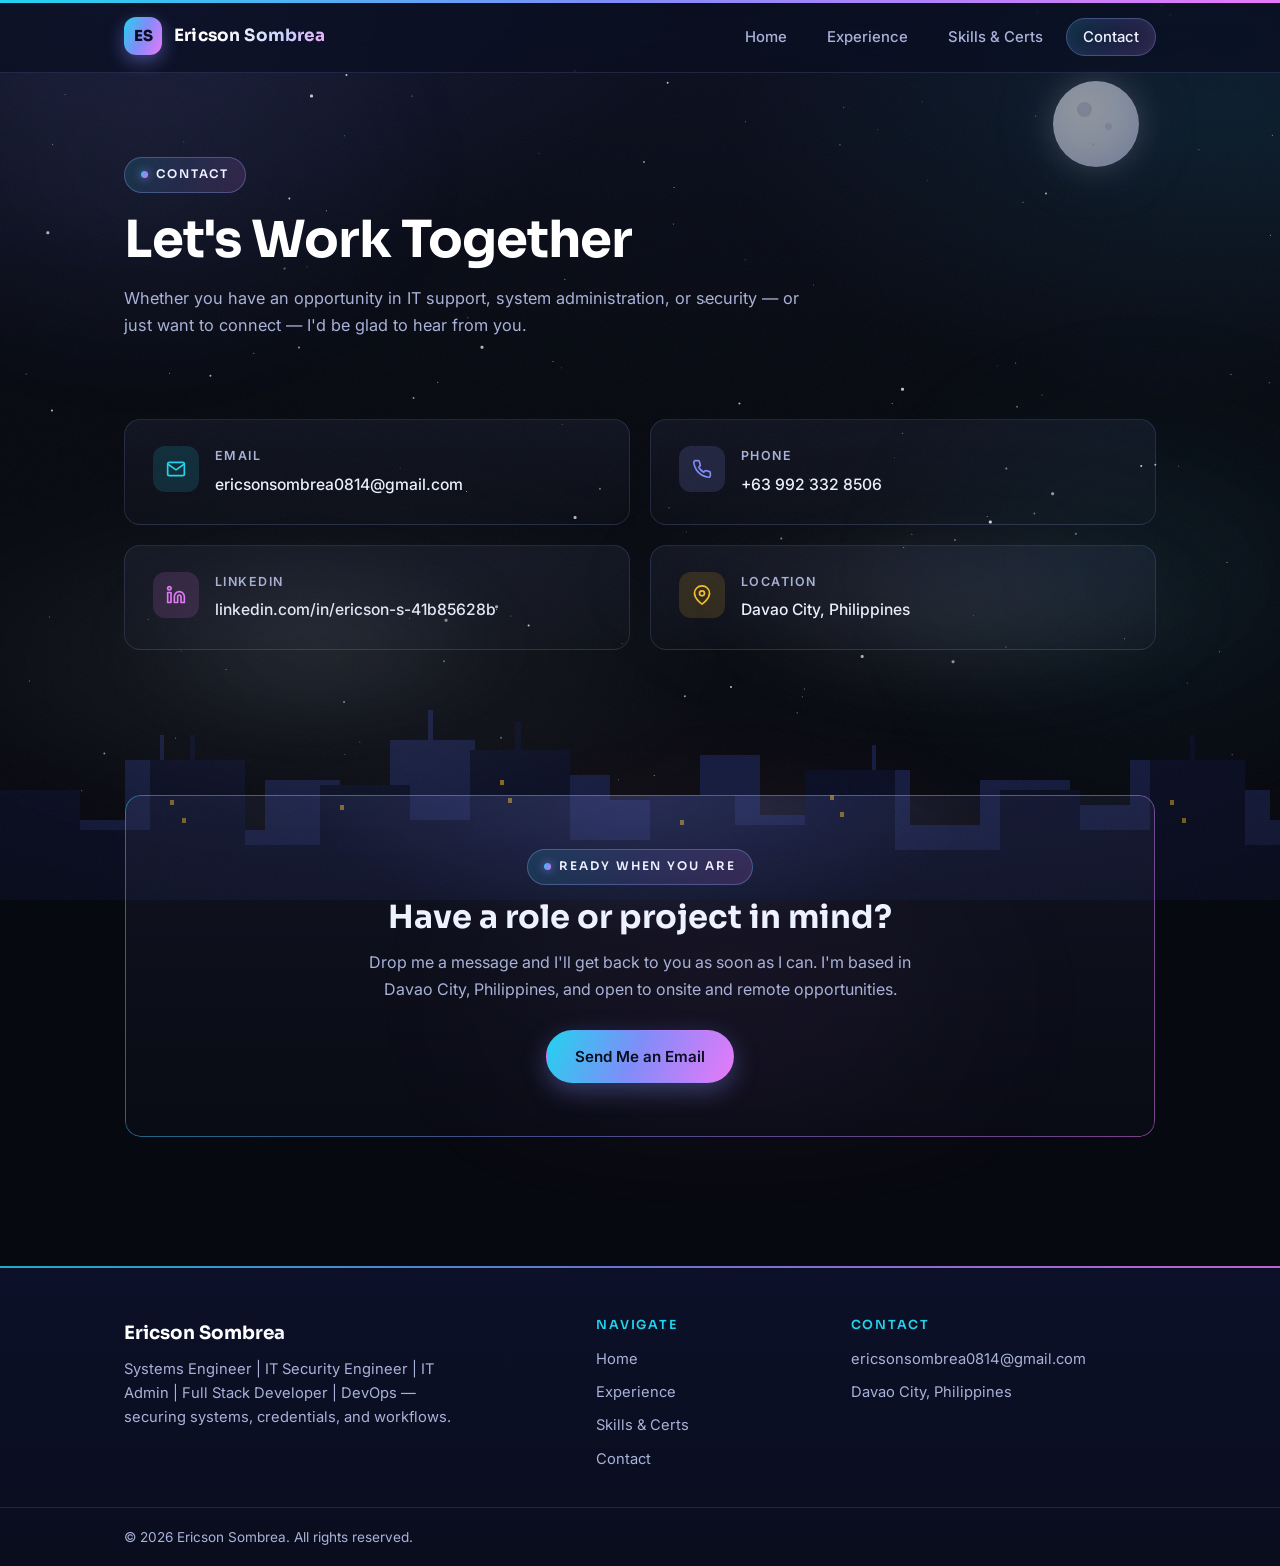
<file: contact.html>
<!DOCTYPE html>
<html lang="en">
<head>
  <meta charset="UTF-8">
  <meta name="viewport" content="width=device-width, initial-scale=1.0">
  <title>Contact — Ericson Sombrea</title>
  <meta name="description" content="Get in touch with Ericson Sombrea, IT Engineer and System Engineer in Davao City, Philippines — email, phone, and LinkedIn contact details.">
  <link rel="icon" href="data:image/svg+xml,%3Csvg xmlns='http://www.w3.org/2000/svg' viewBox='0 0 64 64'%3E%3Crect width='64' height='64' rx='14' fill='%23131a3d'/%3E%3Ctext x='32' y='43' font-family='Arial,sans-serif' font-size='26' font-weight='bold' fill='%23a5b4fc' text-anchor='middle'%3EES%3C/text%3E%3C/svg%3E">
  <link rel="preconnect" href="https://fonts.googleapis.com">
  <link rel="preconnect" href="https://fonts.gstatic.com" crossorigin>
  <link href="https://fonts.googleapis.com/css2?family=Inter:wght@400;500;600&family=Sora:wght@600;700&display=swap" rel="stylesheet">
  <link rel="stylesheet" href="style.css">
  <script src="script.js" defer></script>
</head>
<body>

  <header class="site-header">
    <nav class="nav" aria-label="Main navigation">
      <a class="logo" href="index.html"><span class="logo-mark">ES</span><span class="logo-word">Ericson Sombrea</span></a>
      <button class="nav-toggle" aria-expanded="false" aria-controls="nav-menu" aria-label="Toggle navigation menu">
        <span class="nav-toggle-bar"></span>
        <span class="nav-toggle-bar"></span>
        <span class="nav-toggle-bar"></span>
      </button>
      <ul class="nav-links" id="nav-menu">
        <li><a href="index.html">Home</a></li>
        <li><a href="experience.html">Experience</a></li>
        <li><a href="skills.html">Skills &amp; Certs</a></li>
        <li><a href="contact.html" class="active">Contact</a></li>
      </ul>
    </nav>
  </header>

  <main>

    <!-- Page header -->
    <section class="page-head reveal">
      <div class="container">
        <span class="kicker">Contact</span>
        <h1>Let's Work Together</h1>
        <p class="section-lead">Whether you have an opportunity in IT support, system administration, or security — or just want to connect — I'd be glad to hear from you.</p>
      </div>
    </section>

    <!-- Contact details -->
    <section class="section reveal" id="contact-details">
      <div class="container">
        <div class="contact-grid">
          <a class="contact-card" href="mailto:ericsonsombrea0814@gmail.com" aria-label="Send an email to ericsonsombrea0814@gmail.com">
            <div class="contact-icon" aria-hidden="true">
              <svg xmlns="http://www.w3.org/2000/svg" viewBox="0 0 24 24" fill="none" stroke="currentColor" stroke-width="2" stroke-linecap="round" stroke-linejoin="round"><path d="M4 4h16c1.1 0 2 .9 2 2v12c0 1.1-.9 2-2 2H4c-1.1 0-2-.9-2-2V6c0-1.1.9-2 2-2z"></path><polyline points="22,6 12,13 2,6"></polyline></svg>
            </div>
            <div>
              <span class="contact-label">Email</span>
              <span class="contact-value">ericsonsombrea0814@gmail.com</span>
            </div>
          </a>
          <a class="contact-card" href="tel:+639923328506" aria-label="Call +63 992 332 8506">
            <div class="contact-icon" aria-hidden="true">
              <svg xmlns="http://www.w3.org/2000/svg" viewBox="0 0 24 24" fill="none" stroke="currentColor" stroke-width="2" stroke-linecap="round" stroke-linejoin="round"><path d="M22 16.92v3a2 2 0 0 1-2.18 2 19.79 19.79 0 0 1-8.63-3.07 19.5 19.5 0 0 1-6-6 19.79 19.79 0 0 1-3.07-8.67A2 2 0 0 1 4.11 2h3a2 2 0 0 1 2 1.72 12.84 12.84 0 0 0 .7 2.81 2 2 0 0 1-.45 2.11L8.09 9.91a16 16 0 0 0 6 6l1.27-1.27a2 2 0 0 1 2.11-.45 12.84 12.84 0 0 0 2.81.7A2 2 0 0 1 22 16.92z"></path></svg>
            </div>
            <div>
              <span class="contact-label">Phone</span>
              <span class="contact-value">+63 992 332 8506</span>
            </div>
          </a>
          <a class="contact-card" href="https://www.linkedin.com/in/ericson-s-41b85628b" target="_blank" rel="noopener" aria-label="Open Ericson's LinkedIn profile in a new tab">
            <div class="contact-icon" aria-hidden="true">
              <svg xmlns="http://www.w3.org/2000/svg" viewBox="0 0 24 24" fill="none" stroke="currentColor" stroke-width="2" stroke-linecap="round" stroke-linejoin="round"><path d="M16 8a6 6 0 0 1 6 6v7h-4v-7a2 2 0 0 0-2-2 2 2 0 0 0-2 2v7h-4v-7a6 6 0 0 1 6-6z"></path><rect x="2" y="9" width="4" height="12"></rect><circle cx="4" cy="4" r="2"></circle></svg>
            </div>
            <div>
              <span class="contact-label">LinkedIn</span>
              <span class="contact-value">linkedin.com/in/ericson-s-41b85628b</span>
            </div>
          </a>
          <article class="contact-card">
            <div class="contact-icon" aria-hidden="true">
              <svg xmlns="http://www.w3.org/2000/svg" viewBox="0 0 24 24" fill="none" stroke="currentColor" stroke-width="2" stroke-linecap="round" stroke-linejoin="round"><path d="M21 10c0 7-9 13-9 13s-9-6-9-13a9 9 0 0 1 18 0z"></path><circle cx="12" cy="10" r="3"></circle></svg>
            </div>
            <div>
              <span class="contact-label">Location</span>
              <span class="contact-value">Davao City, Philippines</span>
            </div>
          </article>
        </div>
      </div>
    </section>

    <!-- Closing CTA -->
    <section class="section reveal" id="contact-cta">
      <div class="container">
        <div class="cta-panel">
          <span class="kicker">Ready When You Are</span>
          <h2>Have a role or project in mind?</h2>
          <p>Drop me a message and I'll get back to you as soon as I can. I'm based in Davao City, Philippines, and open to onsite and remote opportunities.</p>
          <div class="hero-actions">
            <a class="btn" href="mailto:ericsonsombrea0814@gmail.com">Send Me an Email</a>
          </div>
        </div>
      </div>
    </section>

  </main>

  <footer class="site-footer">
    <div class="footer-inner">
      <div class="footer-brand">
        <p class="footer-name">Ericson Sombrea</p>
        <p class="footer-tagline">Systems Engineer | IT Security Engineer | IT Admin | Full Stack Developer | DevOps — securing systems, credentials, and workflows.</p>
      </div>
      <div>
        <h3 class="footer-heading">Navigate</h3>
        <ul class="footer-links">
          <li><a href="index.html">Home</a></li>
          <li><a href="experience.html">Experience</a></li>
          <li><a href="skills.html">Skills &amp; Certs</a></li>
          <li><a href="contact.html">Contact</a></li>
        </ul>
      </div>
      <div>
        <h3 class="footer-heading">Contact</h3>
        <ul class="footer-links">
          <li><a href="mailto:ericsonsombrea0814@gmail.com">ericsonsombrea0814@gmail.com</a></li>
          <li>Davao City, Philippines</li>
        </ul>
      </div>
    </div>
    <div class="footer-bottom">
      <p>&copy; 2026 Ericson Sombrea. All rights reserved.</p>
    </div>
  </footer>

</body>
</html>
</file>
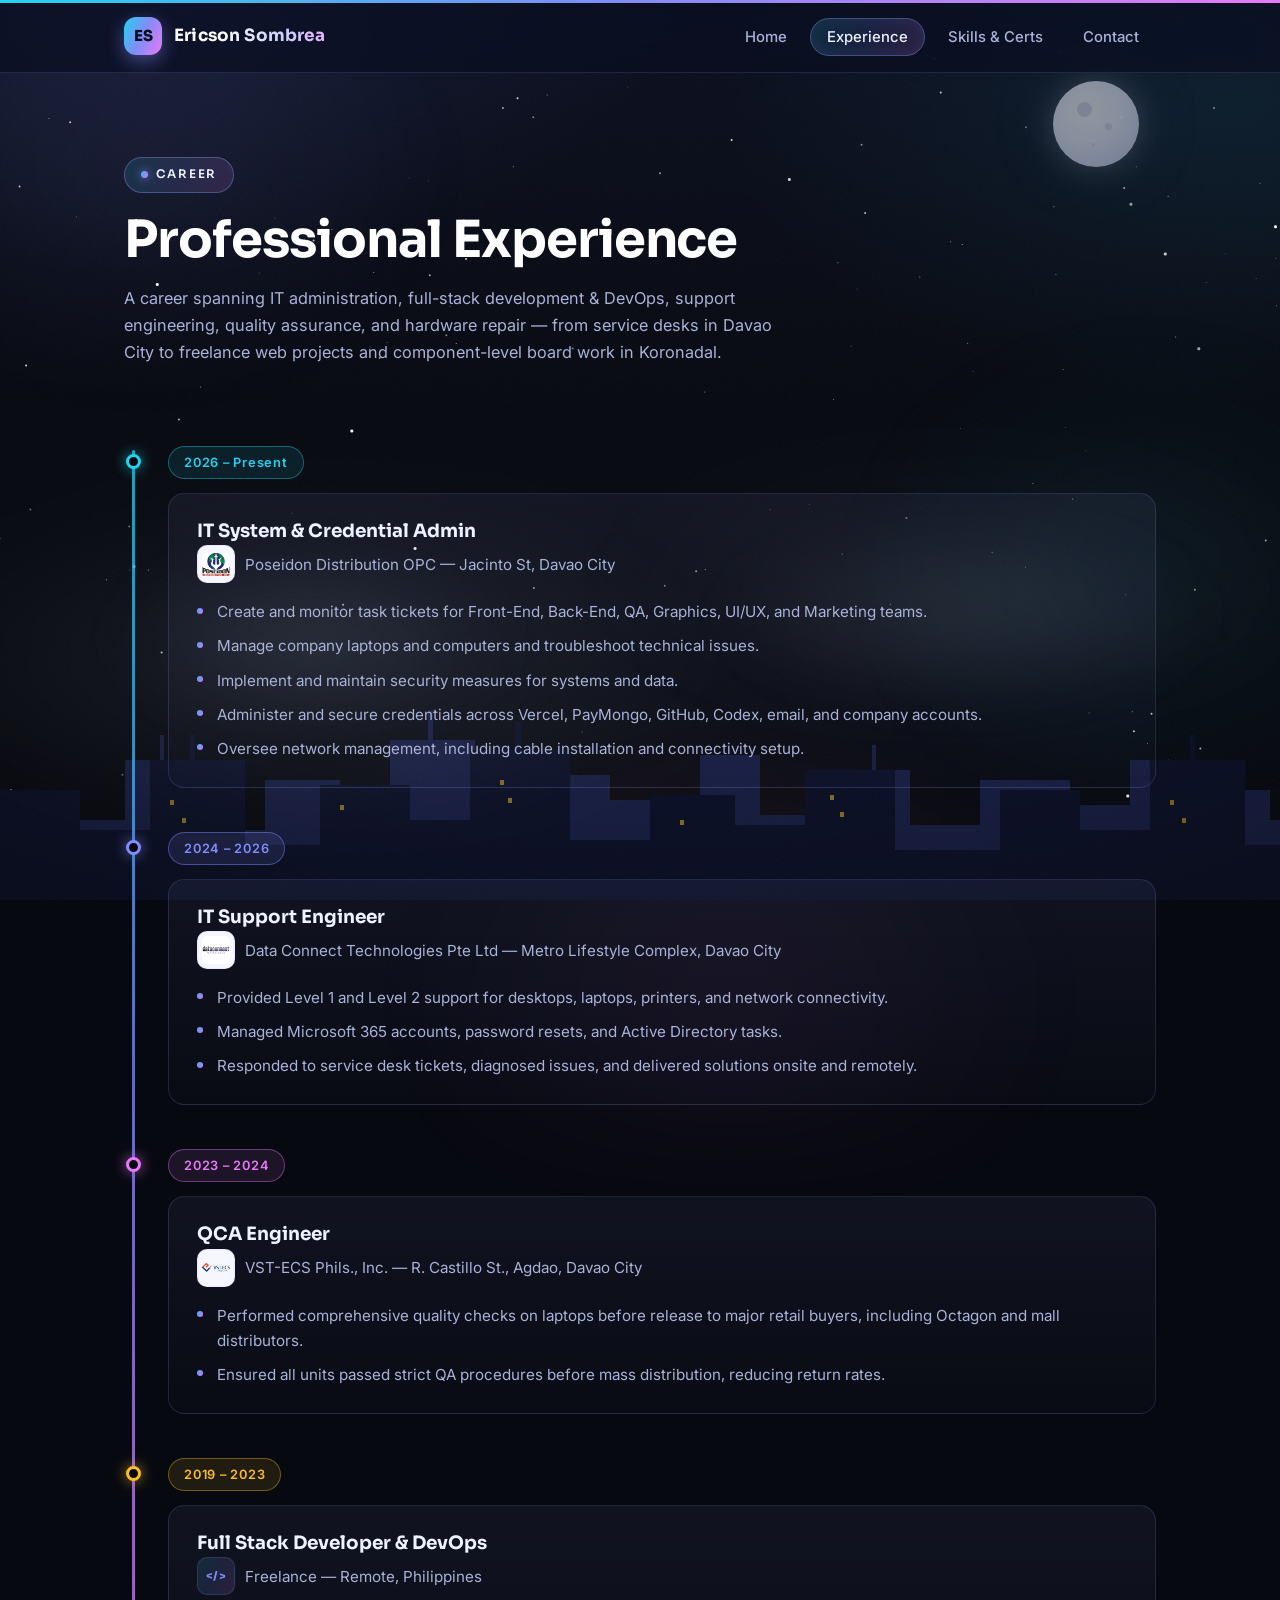
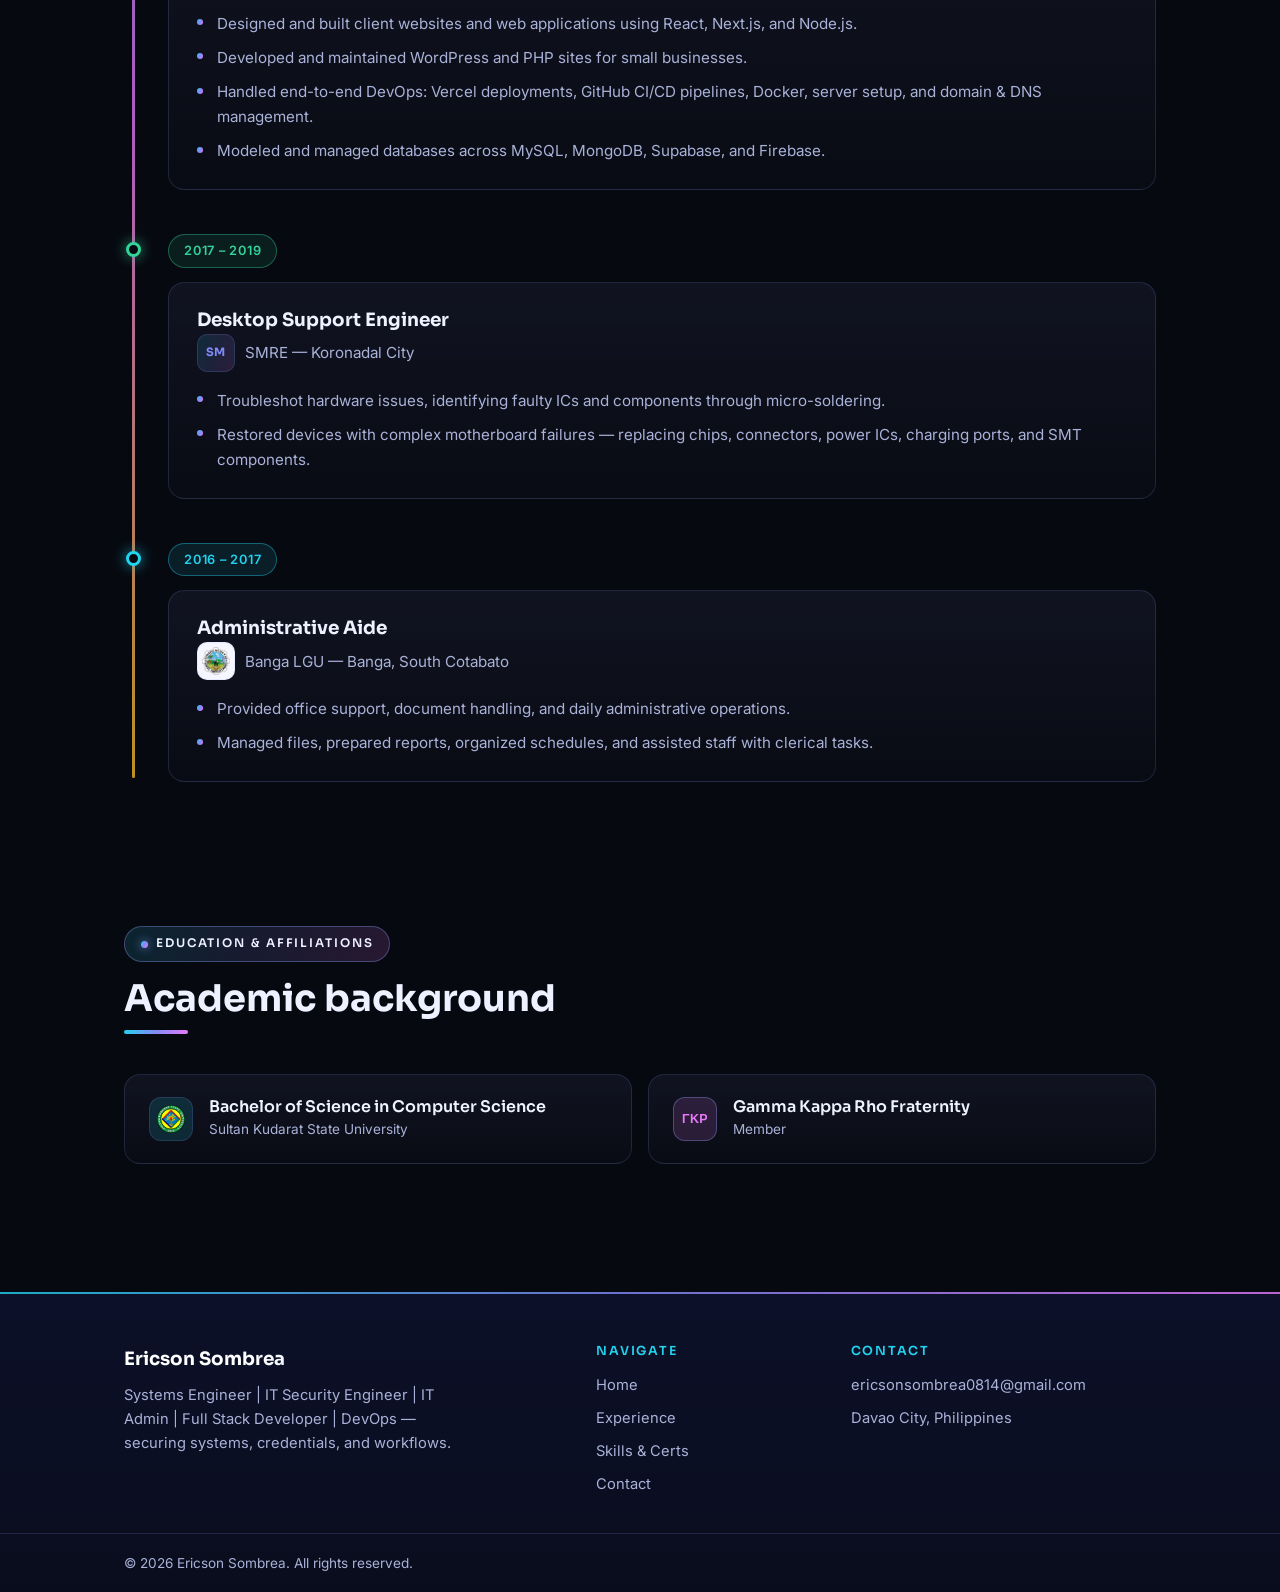
<file: experience.html>
<!DOCTYPE html>
<html lang="en">
<head>
  <meta charset="UTF-8">
  <meta name="viewport" content="width=device-width, initial-scale=1.0">
  <title>Experience — Ericson Sombrea</title>
  <meta name="description" content="Professional experience of Ericson Sombrea — IT System &amp; Credential Admin, IT Support Engineer, QCA Engineer, Full Stack Developer, and Desktop Support Engineer across Davao City and South Cotabato, Philippines.">
  <link rel="icon" href="data:image/svg+xml,%3Csvg xmlns='http://www.w3.org/2000/svg' viewBox='0 0 64 64'%3E%3Crect width='64' height='64' rx='14' fill='%23131a3d'/%3E%3Ctext x='32' y='43' font-family='Arial,sans-serif' font-size='26' font-weight='bold' fill='%23a5b4fc' text-anchor='middle'%3EES%3C/text%3E%3C/svg%3E">
  <link rel="preconnect" href="https://fonts.googleapis.com">
  <link rel="preconnect" href="https://fonts.gstatic.com" crossorigin>
  <link href="https://fonts.googleapis.com/css2?family=Inter:wght@400;500;600&family=Sora:wght@600;700&display=swap" rel="stylesheet">
  <link rel="stylesheet" href="style.css">
  <script src="script.js" defer></script>
</head>
<body>

  <header class="site-header">
    <nav class="nav" aria-label="Main navigation">
      <a class="logo" href="index.html"><span class="logo-mark">ES</span><span class="logo-word">Ericson Sombrea</span></a>
      <button class="nav-toggle" aria-expanded="false" aria-controls="nav-menu" aria-label="Toggle navigation menu">
        <span class="nav-toggle-bar"></span>
        <span class="nav-toggle-bar"></span>
        <span class="nav-toggle-bar"></span>
      </button>
      <ul class="nav-links" id="nav-menu">
        <li><a href="index.html">Home</a></li>
        <li><a href="experience.html" class="active">Experience</a></li>
        <li><a href="skills.html">Skills &amp; Certs</a></li>
        <li><a href="contact.html">Contact</a></li>
      </ul>
    </nav>
  </header>

  <main>

    <!-- Page header -->
    <section class="page-head reveal">
      <div class="container">
        <span class="kicker">Career</span>
        <h1>Professional Experience</h1>
        <p class="section-lead">A career spanning IT administration, full-stack development &amp; DevOps, support engineering, quality assurance, and hardware repair — from service desks in Davao City to freelance web projects and component-level board work in Koronadal.</p>
      </div>
    </section>

    <!-- Timeline -->
    <section class="section" aria-label="Work history timeline">
      <div class="container">
        <div class="timeline">

          <article class="timeline-item reveal">
            <span class="timeline-date">2026 – Present</span>
            <div class="timeline-card">
              <h2 class="timeline-role">IT System &amp; Credential Admin</h2>
              <div class="timeline-company-row">
                <img class="timeline-logo" src="assets/logos/poseidon.png" alt="Poseidon Distribution OPC logo" width="38" height="38">
                <span class="timeline-company">Poseidon Distribution OPC — Jacinto St, Davao City</span>
              </div>
              <ul class="timeline-duties">
                <li>Create and monitor task tickets for Front-End, Back-End, QA, Graphics, UI/UX, and Marketing teams.</li>
                <li>Manage company laptops and computers and troubleshoot technical issues.</li>
                <li>Implement and maintain security measures for systems and data.</li>
                <li>Administer and secure credentials across Vercel, PayMongo, GitHub, Codex, email, and company accounts.</li>
                <li>Oversee network management, including cable installation and connectivity setup.</li>
              </ul>
            </div>
          </article>

          <article class="timeline-item reveal">
            <span class="timeline-date">2024 – 2026</span>
            <div class="timeline-card">
              <h2 class="timeline-role">IT Support Engineer</h2>
              <div class="timeline-company-row">
                <img class="timeline-logo" src="assets/logos/dataconnect.jpg" alt="Data Connect Technologies logo" width="38" height="38">
                <span class="timeline-company">Data Connect Technologies Pte Ltd — Metro Lifestyle Complex, Davao City</span>
              </div>
              <ul class="timeline-duties">
                <li>Provided Level 1 and Level 2 support for desktops, laptops, printers, and network connectivity.</li>
                <li>Managed Microsoft 365 accounts, password resets, and Active Directory tasks.</li>
                <li>Responded to service desk tickets, diagnosed issues, and delivered solutions onsite and remotely.</li>
              </ul>
            </div>
          </article>

          <article class="timeline-item reveal">
            <span class="timeline-date">2023 – 2024</span>
            <div class="timeline-card">
              <h2 class="timeline-role">QCA Engineer</h2>
              <div class="timeline-company-row">
                <img class="timeline-logo" src="assets/logos/vstecs.png" alt="VST-ECS Phils., Inc. logo" width="38" height="38">
                <span class="timeline-company">VST-ECS Phils., Inc. — R. Castillo St., Agdao, Davao City</span>
              </div>
              <ul class="timeline-duties">
                <li>Performed comprehensive quality checks on laptops before release to major retail buyers, including Octagon and mall distributors.</li>
                <li>Ensured all units passed strict QA procedures before mass distribution, reducing return rates.</li>
              </ul>
            </div>
          </article>

          <article class="timeline-item reveal">
            <span class="timeline-date">2019 – 2023</span>
            <div class="timeline-card">
              <h2 class="timeline-role">Full Stack Developer &amp; DevOps</h2>
              <div class="timeline-company-row">
                <span class="timeline-logo timeline-logo-fallback" aria-hidden="true">&lt;/&gt;</span>
                <span class="timeline-company">Freelance — Remote, Philippines</span>
              </div>
              <ul class="timeline-duties">
                <li>Designed and built client websites and web applications using React, Next.js, and Node.js.</li>
                <li>Developed and maintained WordPress and PHP sites for small businesses.</li>
                <li>Handled end-to-end DevOps: Vercel deployments, GitHub CI/CD pipelines, Docker, server setup, and domain &amp; DNS management.</li>
                <li>Modeled and managed databases across MySQL, MongoDB, Supabase, and Firebase.</li>
              </ul>
            </div>
          </article>

          <article class="timeline-item reveal">
            <span class="timeline-date">2017 – 2019</span>
            <div class="timeline-card">
              <h2 class="timeline-role">Desktop Support Engineer</h2>
              <div class="timeline-company-row">
                <span class="timeline-logo timeline-logo-fallback" aria-hidden="true">SM</span>
                <span class="timeline-company">SMRE — Koronadal City</span>
              </div>
              <ul class="timeline-duties">
                <li>Troubleshot hardware issues, identifying faulty ICs and components through micro-soldering.</li>
                <li>Restored devices with complex motherboard failures — replacing chips, connectors, power ICs, charging ports, and SMT components.</li>
              </ul>
            </div>
          </article>

          <article class="timeline-item reveal">
            <span class="timeline-date">2016 – 2017</span>
            <div class="timeline-card">
              <h2 class="timeline-role">Administrative Aide</h2>
              <div class="timeline-company-row">
                <img class="timeline-logo" src="assets/logos/banga-lgu.png" alt="Municipality of Banga seal" width="38" height="38">
                <span class="timeline-company">Banga LGU — Banga, South Cotabato</span>
              </div>
              <ul class="timeline-duties">
                <li>Provided office support, document handling, and daily administrative operations.</li>
                <li>Managed files, prepared reports, organized schedules, and assisted staff with clerical tasks.</li>
              </ul>
            </div>
          </article>

        </div>
      </div>
    </section>

    <!-- Education -->
    <section class="section reveal" id="education" aria-label="Education">
      <div class="container">
        <div class="section-head">
          <span class="kicker">Education &amp; Affiliations</span>
          <h2>Academic background</h2>
        </div>
        <div class="cert-grid">
          <article class="cert-card">
            <div class="cert-icon cert-logo">
              <img src="assets/logos/sksu.png" alt="Sultan Kudarat State University seal" width="44" height="44">
            </div>
            <div>
              <h3 class="cert-name">Bachelor of Science in Computer Science</h3>
              <p class="cert-issuer">Sultan Kudarat State University</p>
            </div>
          </article>
          <article class="cert-card">
            <div class="cert-icon cert-icon-text" aria-hidden="true">ΓΚΡ</div>
            <div>
              <h3 class="cert-name">Gamma Kappa Rho Fraternity</h3>
              <p class="cert-issuer">Member</p>
            </div>
          </article>
        </div>
      </div>
    </section>

  </main>

  <footer class="site-footer">
    <div class="footer-inner">
      <div class="footer-brand">
        <p class="footer-name">Ericson Sombrea</p>
        <p class="footer-tagline">Systems Engineer | IT Security Engineer | IT Admin | Full Stack Developer | DevOps — securing systems, credentials, and workflows.</p>
      </div>
      <div>
        <h3 class="footer-heading">Navigate</h3>
        <ul class="footer-links">
          <li><a href="index.html">Home</a></li>
          <li><a href="experience.html">Experience</a></li>
          <li><a href="skills.html">Skills &amp; Certs</a></li>
          <li><a href="contact.html">Contact</a></li>
        </ul>
      </div>
      <div>
        <h3 class="footer-heading">Contact</h3>
        <ul class="footer-links">
          <li><a href="mailto:ericsonsombrea0814@gmail.com">ericsonsombrea0814@gmail.com</a></li>
          <li>Davao City, Philippines</li>
        </ul>
      </div>
    </div>
    <div class="footer-bottom">
      <p>&copy; 2026 Ericson Sombrea. All rights reserved.</p>
    </div>
  </footer>

</body>
</html>
</file>
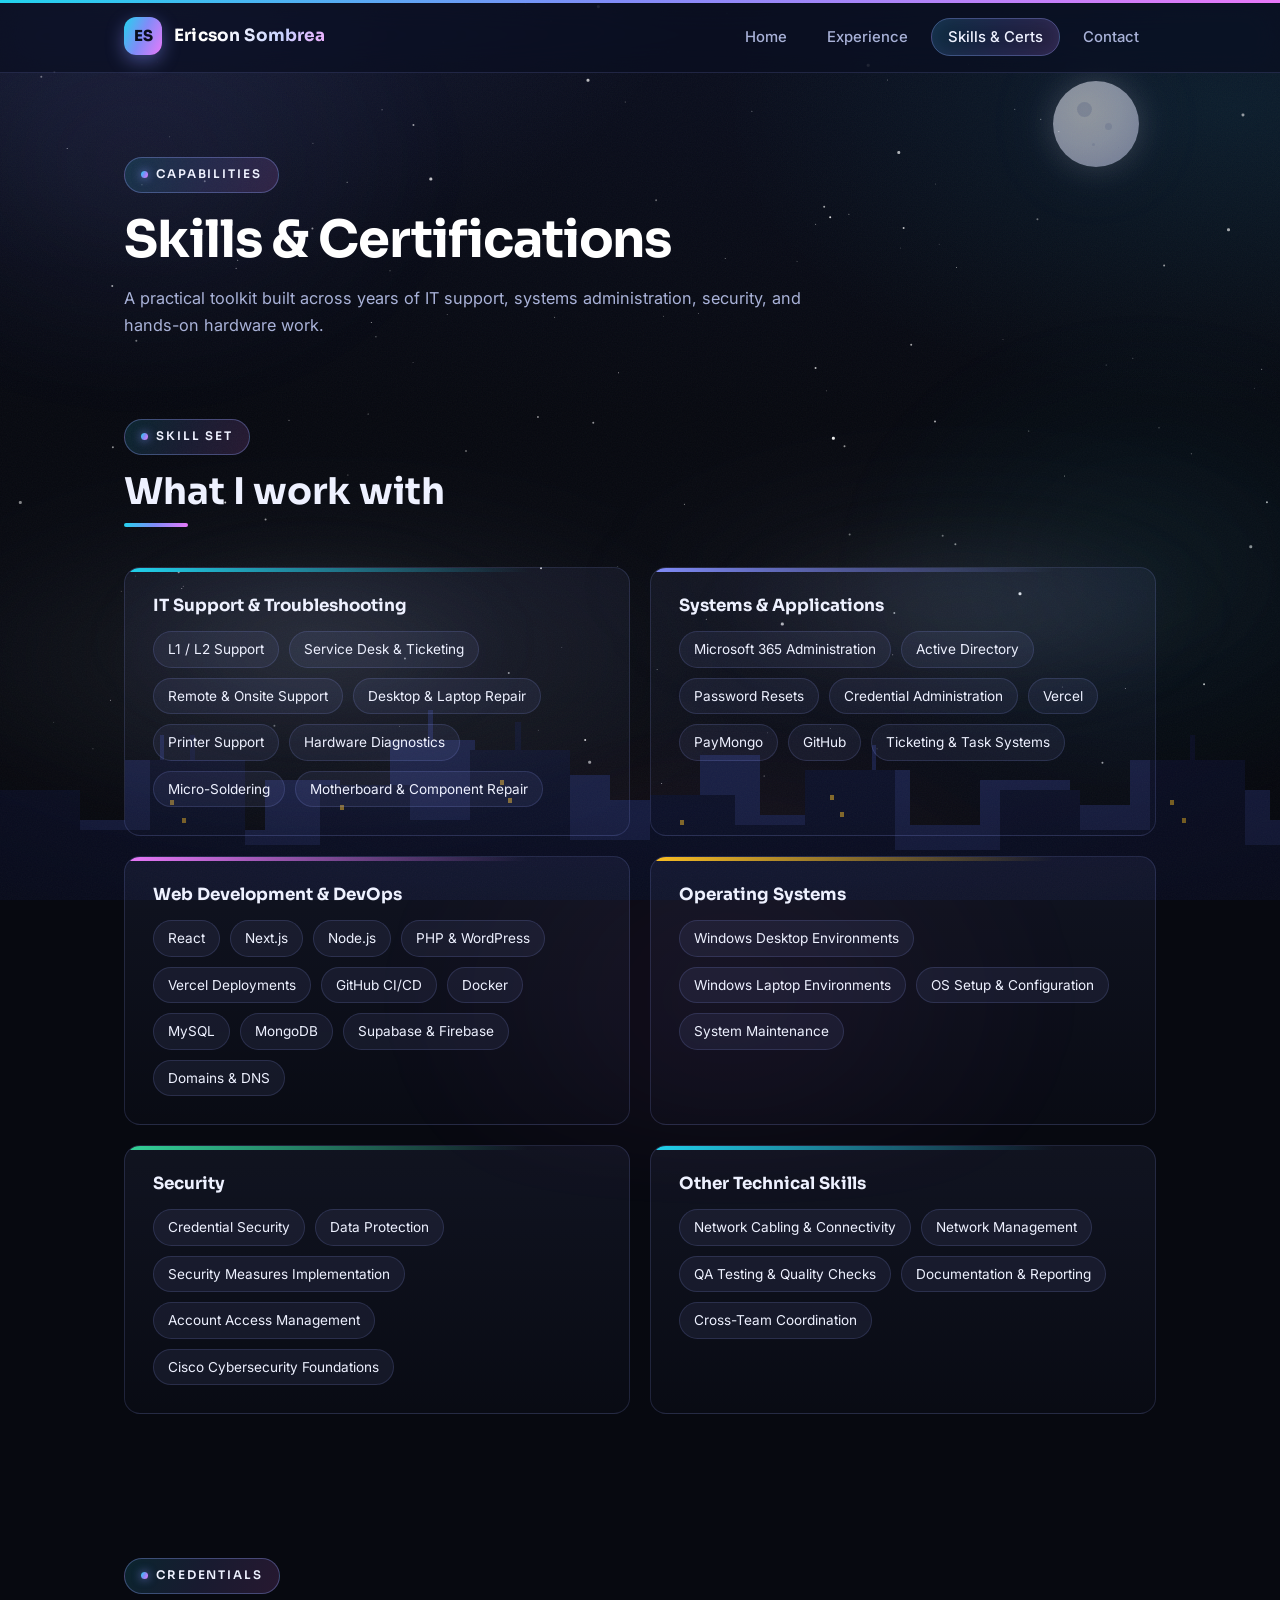
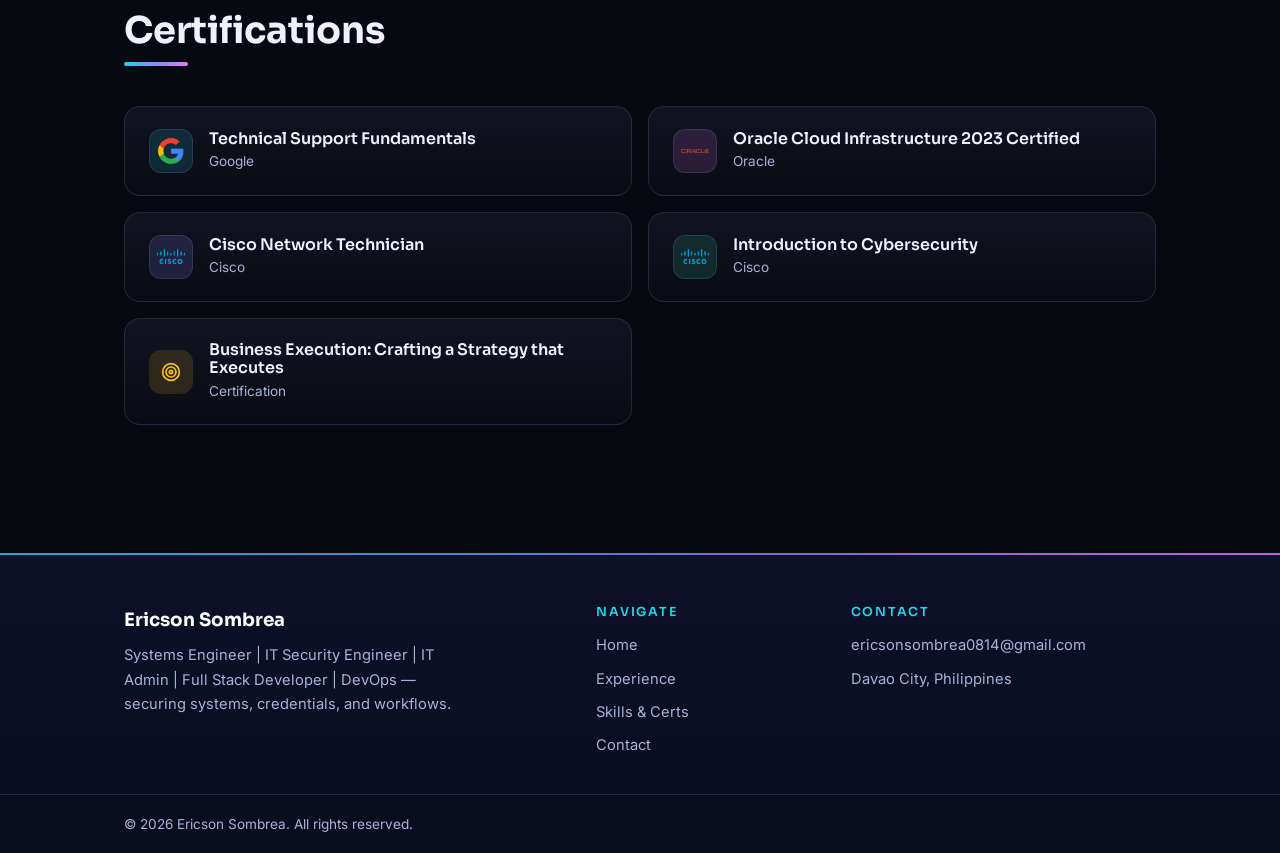
<file: skills.html>
<!DOCTYPE html>
<html lang="en">
<head>
  <meta charset="UTF-8">
  <meta name="viewport" content="width=device-width, initial-scale=1.0">
  <title>Skills &amp; Certifications — Ericson Sombrea</title>
  <meta name="description" content="Skills and certifications of Ericson Sombrea — IT support, systems administration, security, networking, and certifications from Google, Oracle, and Cisco.">
  <link rel="icon" href="data:image/svg+xml,%3Csvg xmlns='http://www.w3.org/2000/svg' viewBox='0 0 64 64'%3E%3Crect width='64' height='64' rx='14' fill='%23131a3d'/%3E%3Ctext x='32' y='43' font-family='Arial,sans-serif' font-size='26' font-weight='bold' fill='%23a5b4fc' text-anchor='middle'%3EES%3C/text%3E%3C/svg%3E">
  <link rel="preconnect" href="https://fonts.googleapis.com">
  <link rel="preconnect" href="https://fonts.gstatic.com" crossorigin>
  <link href="https://fonts.googleapis.com/css2?family=Inter:wght@400;500;600&family=Sora:wght@600;700&display=swap" rel="stylesheet">
  <link rel="stylesheet" href="style.css">
  <script src="script.js" defer></script>
</head>
<body>

  <header class="site-header">
    <nav class="nav" aria-label="Main navigation">
      <a class="logo" href="index.html"><span class="logo-mark">ES</span><span class="logo-word">Ericson Sombrea</span></a>
      <button class="nav-toggle" aria-expanded="false" aria-controls="nav-menu" aria-label="Toggle navigation menu">
        <span class="nav-toggle-bar"></span>
        <span class="nav-toggle-bar"></span>
        <span class="nav-toggle-bar"></span>
      </button>
      <ul class="nav-links" id="nav-menu">
        <li><a href="index.html">Home</a></li>
        <li><a href="experience.html">Experience</a></li>
        <li><a href="skills.html" class="active">Skills &amp; Certs</a></li>
        <li><a href="contact.html">Contact</a></li>
      </ul>
    </nav>
  </header>

  <main>

    <!-- Page header -->
    <section class="page-head reveal">
      <div class="container">
        <span class="kicker">Capabilities</span>
        <h1>Skills &amp; Certifications</h1>
        <p class="section-lead">A practical toolkit built across years of IT support, systems administration, security, and hands-on hardware work.</p>
      </div>
    </section>

    <!-- Skill categories -->
    <section class="section reveal" id="skills">
      <div class="container">
        <div class="section-head">
          <span class="kicker">Skill Set</span>
          <h2>What I work with</h2>
        </div>
        <div class="skill-grid">
          <article class="skill-card">
            <h3>IT Support &amp; Troubleshooting</h3>
            <ul class="tag-list">
              <li class="tag">L1 / L2 Support</li>
              <li class="tag">Service Desk &amp; Ticketing</li>
              <li class="tag">Remote &amp; Onsite Support</li>
              <li class="tag">Desktop &amp; Laptop Repair</li>
              <li class="tag">Printer Support</li>
              <li class="tag">Hardware Diagnostics</li>
              <li class="tag">Micro-Soldering</li>
              <li class="tag">Motherboard &amp; Component Repair</li>
            </ul>
          </article>
          <article class="skill-card">
            <h3>Systems &amp; Applications</h3>
            <ul class="tag-list">
              <li class="tag">Microsoft 365 Administration</li>
              <li class="tag">Active Directory</li>
              <li class="tag">Password Resets</li>
              <li class="tag">Credential Administration</li>
              <li class="tag">Vercel</li>
              <li class="tag">PayMongo</li>
              <li class="tag">GitHub</li>
              <li class="tag">Ticketing &amp; Task Systems</li>
            </ul>
          </article>
          <article class="skill-card">
            <h3>Web Development &amp; DevOps</h3>
            <ul class="tag-list">
              <li class="tag">React</li>
              <li class="tag">Next.js</li>
              <li class="tag">Node.js</li>
              <li class="tag">PHP &amp; WordPress</li>
              <li class="tag">Vercel Deployments</li>
              <li class="tag">GitHub CI/CD</li>
              <li class="tag">Docker</li>
              <li class="tag">MySQL</li>
              <li class="tag">MongoDB</li>
              <li class="tag">Supabase &amp; Firebase</li>
              <li class="tag">Domains &amp; DNS</li>
            </ul>
          </article>
          <article class="skill-card">
            <h3>Operating Systems</h3>
            <ul class="tag-list">
              <li class="tag">Windows Desktop Environments</li>
              <li class="tag">Windows Laptop Environments</li>
              <li class="tag">OS Setup &amp; Configuration</li>
              <li class="tag">System Maintenance</li>
            </ul>
          </article>
          <article class="skill-card">
            <h3>Security</h3>
            <ul class="tag-list">
              <li class="tag">Credential Security</li>
              <li class="tag">Data Protection</li>
              <li class="tag">Security Measures Implementation</li>
              <li class="tag">Account Access Management</li>
              <li class="tag">Cisco Cybersecurity Foundations</li>
            </ul>
          </article>
          <article class="skill-card">
            <h3>Other Technical Skills</h3>
            <ul class="tag-list">
              <li class="tag">Network Cabling &amp; Connectivity</li>
              <li class="tag">Network Management</li>
              <li class="tag">QA Testing &amp; Quality Checks</li>
              <li class="tag">Documentation &amp; Reporting</li>
              <li class="tag">Cross-Team Coordination</li>
            </ul>
          </article>
        </div>
      </div>
    </section>

    <!-- Certifications -->
    <section class="section reveal" id="certifications">
      <div class="container">
        <div class="section-head">
          <span class="kicker">Credentials</span>
          <h2>Certifications</h2>
        </div>
        <div class="cert-grid">
          <article class="cert-card">
            <div class="cert-icon cert-logo">
              <img src="assets/logos/google.png" alt="Google logo" width="44" height="44">
            </div>
            <div>
              <h3 class="cert-name">Technical Support Fundamentals</h3>
              <p class="cert-issuer">Google</p>
            </div>
          </article>
          <article class="cert-card">
            <div class="cert-icon cert-logo">
              <img src="assets/logos/oracle.png" alt="Oracle logo" width="44" height="44">
            </div>
            <div>
              <h3 class="cert-name">Oracle Cloud Infrastructure 2023 Certified</h3>
              <p class="cert-issuer">Oracle</p>
            </div>
          </article>
          <article class="cert-card">
            <div class="cert-icon cert-logo">
              <img src="assets/logos/cisco.png" alt="Cisco logo" width="44" height="44">
            </div>
            <div>
              <h3 class="cert-name">Cisco Network Technician</h3>
              <p class="cert-issuer">Cisco</p>
            </div>
          </article>
          <article class="cert-card">
            <div class="cert-icon cert-logo">
              <img src="assets/logos/cisco.png" alt="Cisco logo" width="44" height="44">
            </div>
            <div>
              <h3 class="cert-name">Introduction to Cybersecurity</h3>
              <p class="cert-issuer">Cisco</p>
            </div>
          </article>
          <article class="cert-card">
            <div class="cert-icon" aria-hidden="true">
              <svg xmlns="http://www.w3.org/2000/svg" viewBox="0 0 24 24" fill="none" stroke="currentColor" stroke-width="2" stroke-linecap="round" stroke-linejoin="round"><circle cx="12" cy="12" r="10"></circle><circle cx="12" cy="12" r="6"></circle><circle cx="12" cy="12" r="2"></circle></svg>
            </div>
            <div>
              <h3 class="cert-name">Business Execution: Crafting a Strategy that Executes</h3>
              <p class="cert-issuer">Certification</p>
            </div>
          </article>
        </div>
      </div>
    </section>

  </main>

  <footer class="site-footer">
    <div class="footer-inner">
      <div class="footer-brand">
        <p class="footer-name">Ericson Sombrea</p>
        <p class="footer-tagline">Systems Engineer | IT Security Engineer | IT Admin | Full Stack Developer | DevOps — securing systems, credentials, and workflows.</p>
      </div>
      <div>
        <h3 class="footer-heading">Navigate</h3>
        <ul class="footer-links">
          <li><a href="index.html">Home</a></li>
          <li><a href="experience.html">Experience</a></li>
          <li><a href="skills.html">Skills &amp; Certs</a></li>
          <li><a href="contact.html">Contact</a></li>
        </ul>
      </div>
      <div>
        <h3 class="footer-heading">Contact</h3>
        <ul class="footer-links">
          <li><a href="mailto:ericsonsombrea0814@gmail.com">ericsonsombrea0814@gmail.com</a></li>
          <li>Davao City, Philippines</li>
        </ul>
      </div>
    </div>
    <div class="footer-bottom">
      <p>&copy; 2026 Ericson Sombrea. All rights reserved.</p>
    </div>
  </footer>

</body>
</html>
</file>
<file: style.css>
/* ==========================================================================
   Ericson Sombrea — Portfolio
   Shared stylesheet for ALL pages: index.html, experience.html,
   skills.html, contact.html. Do not edit per-page; everything lives here.

   Design language: deep indigo night sky with a living aurora of
   cyan → violet → pink light. Color is used deliberately across
   stats, cards, timeline, and icons so no section reads as one flat tone.
   ========================================================================== */

/* ---------- Tokens ---------- */
:root {
  --bg: #070910;
  --bg-2: #0b0f20;
  --surface: #10163a;
  --card: #131a3d;
  --card-soft: rgba(148, 163, 255, 0.06);
  --border: rgba(148, 163, 255, 0.16);
  --border-strong: rgba(148, 163, 255, 0.34);
  --text: #eef1ff;
  --muted: #a9b2d8;

  /* Accent family — used in rotation, never just one */
  --cyan: #22d3ee;
  --violet: #818cf8;
  --pink: #e879f9;
  --amber: #fbbf24;
  --emerald: #34d399;

  --grad: linear-gradient(115deg, #22d3ee 0%, #818cf8 48%, #e879f9 100%);
  --grad-soft: linear-gradient(115deg, rgba(34, 211, 238, 0.14), rgba(129, 140, 248, 0.14), rgba(232, 121, 249, 0.14));

  --font-heading: "Sora", sans-serif;
  --font-body: "Inter", sans-serif;
  --radius: 16px;
  --maxw: 1080px;
  --header-h: 72px;
}

/* ---------- Reset / base ---------- */
*,
*::before,
*::after {
  box-sizing: border-box;
  margin: 0;
  padding: 0;
}

html {
  scroll-behavior: smooth;
}

body {
  position: relative;
  background-color: var(--bg);
  /* Layered color washes — the background is never one flat color */
  background-image:
    radial-gradient(900px 520px at 12% -4%, rgba(129, 140, 248, 0.11), transparent 60%),
    radial-gradient(820px 480px at 96% 12%, rgba(34, 211, 238, 0.08), transparent 62%),
    radial-gradient(900px 620px at 50% 118%, rgba(251, 146, 60, 0.08), transparent 60%),
    linear-gradient(180deg, var(--bg-2) 0%, var(--bg) 46%);
  background-attachment: fixed;
  color: var(--text);
  font-family: var(--font-body);
  font-size: 1rem;
  line-height: 1.65;
  -webkit-font-smoothing: antialiased;
  text-rendering: optimizeLegibility;
}

img,
svg {
  max-width: 100%;
  display: block;
}

a {
  color: var(--cyan);
  text-decoration: none;
  transition: color 0.2s ease;
}

a:hover {
  color: var(--text);
}

h1,
h2,
h3,
h4 {
  font-family: var(--font-heading);
  font-weight: 700;
  line-height: 1.15;
  color: var(--text);
}

ul {
  list-style: none;
}

button {
  font-family: inherit;
  cursor: pointer;
}

:focus-visible {
  outline: 2px solid var(--cyan);
  outline-offset: 2px;
  border-radius: 4px;
}

::selection {
  background: var(--violet);
  color: #0a0e1f;
}

/* ---------- Layout helpers ---------- */
.container {
  max-width: var(--maxw);
  margin: 0 auto;
  padding: 0 24px;
}

.section {
  padding: 72px 0;
}

.section-tight {
  padding: 24px 0 56px;
}

/* Section headings: gradient pill kicker + heading with color underline */
.kicker {
  display: inline-flex;
  align-items: center;
  gap: 8px;
  font-family: var(--font-heading);
  font-size: 0.74rem;
  font-weight: 600;
  letter-spacing: 0.16em;
  text-transform: uppercase;
  color: var(--text);
  background: var(--grad-soft);
  border: 1px solid var(--border-strong);
  border-radius: 999px;
  padding: 7px 16px;
}

.kicker::before {
  content: "";
  width: 7px;
  height: 7px;
  border-radius: 50%;
  background: var(--grad);
  box-shadow: 0 0 10px rgba(129, 140, 248, 0.9);
}

.section-head {
  margin-bottom: 40px;
}

.section-head h2 {
  font-size: clamp(1.7rem, 3.5vw, 2.3rem);
  margin-top: 16px;
  position: relative;
  padding-bottom: 14px;
}

.section-head h2::after {
  content: "";
  position: absolute;
  left: 0;
  bottom: 0;
  width: 64px;
  height: 4px;
  border-radius: 4px;
  background: var(--grad);
}

.section-lead {
  color: var(--muted);
  max-width: 680px;
  margin-top: 14px;
  font-size: 1.02rem;
}

/* Long-form paragraph block (e.g. About Me) */
.prose {
  max-width: 780px;
}

.prose p {
  color: var(--muted);
  font-size: 1.06rem;
  line-height: 1.8;
}

.prose p + p {
  margin-top: 18px;
}

/* ---------- Sticky top nav ---------- */
.site-header {
  position: sticky;
  top: 0;
  z-index: 100;
  background: rgba(10, 14, 31, 0.72);
  backdrop-filter: blur(16px) saturate(1.4);
  -webkit-backdrop-filter: blur(16px) saturate(1.4);
  border-bottom: 1px solid var(--border);
}

/* Thin aurora line across the very top of every page */
.site-header::before {
  content: "";
  position: absolute;
  top: 0;
  left: 0;
  right: 0;
  height: 3px;
  background: var(--grad);
}

.nav {
  max-width: var(--maxw);
  margin: 0 auto;
  padding: 0 24px;
  height: var(--header-h);
  display: flex;
  align-items: center;
  justify-content: space-between;
  gap: 16px;
}

/* Logo: gradient monogram badge + full-name wordmark */
.logo {
  display: inline-flex;
  align-items: center;
  gap: 12px;
  font-family: var(--font-heading);
  font-weight: 700;
  font-size: 1.06rem;
  letter-spacing: 0.01em;
  color: var(--text);
  white-space: nowrap;
}

.logo:hover {
  color: var(--text);
}

.logo:hover .logo-mark {
  transform: rotate(-6deg) scale(1.06);
}

.logo-mark {
  display: inline-flex;
  align-items: center;
  justify-content: center;
  width: 38px;
  height: 38px;
  border-radius: 12px;
  background: var(--grad);
  color: #0a0e1f;
  font-size: 0.95rem;
  font-weight: 800;
  letter-spacing: 0;
  box-shadow: 0 6px 18px rgba(129, 140, 248, 0.45);
  transition: transform 0.25s ease;
}

.logo-word {
  background: linear-gradient(115deg, #ffffff 30%, #c7d2fe 70%, #f0abfc 100%);
  -webkit-background-clip: text;
  background-clip: text;
  color: transparent;
}

.nav-links {
  display: flex;
  align-items: center;
  gap: 6px;
}

.nav-links a {
  color: var(--muted);
  font-weight: 500;
  font-size: 0.93rem;
  padding: 9px 16px;
  border-radius: 999px;
  border: 1px solid transparent;
  transition: color 0.2s ease, background 0.2s ease, border-color 0.2s ease;
}

.nav-links a:hover {
  color: var(--text);
  background: rgba(148, 163, 255, 0.1);
}

.nav-links a.active {
  color: var(--text);
  background: var(--grad-soft);
  border-color: var(--border-strong);
  box-shadow: inset 0 0 18px rgba(129, 140, 248, 0.12);
}

/* Hamburger (hidden on desktop) */
.nav-toggle {
  display: none;
  flex-direction: column;
  justify-content: center;
  gap: 5px;
  background: rgba(148, 163, 255, 0.08);
  border: 1px solid var(--border);
  border-radius: 10px;
  padding: 11px 10px;
}

.nav-toggle-bar {
  display: block;
  width: 20px;
  height: 2px;
  border-radius: 2px;
  background: var(--cyan);
  transition: transform 0.25s ease, opacity 0.25s ease;
}

.nav-toggle[aria-expanded="true"] .nav-toggle-bar:nth-child(1) {
  transform: translateY(7px) rotate(45deg);
}

.nav-toggle[aria-expanded="true"] .nav-toggle-bar:nth-child(2) {
  opacity: 0;
}

.nav-toggle[aria-expanded="true"] .nav-toggle-bar:nth-child(3) {
  transform: translateY(-7px) rotate(-45deg);
}

/* ---------- Hero (home) ---------- */
.hero {
  position: relative;
  padding: 100px 0 72px;
  overflow: hidden;
}

/* Soft aurora blobs living behind the hero */
.hero::before,
.hero::after {
  content: "";
  position: absolute;
  border-radius: 50%;
  filter: blur(70px);
  opacity: 0.5;
  pointer-events: none;
  animation: float 14s ease-in-out infinite alternate;
}

.hero::before {
  width: 420px;
  height: 420px;
  left: -140px;
  top: -80px;
  background: radial-gradient(circle, rgba(34, 211, 238, 0.35), transparent 65%);
}

.hero::after {
  width: 480px;
  height: 480px;
  right: -160px;
  bottom: -180px;
  background: radial-gradient(circle, rgba(232, 121, 249, 0.3), transparent 65%);
  animation-delay: -7s;
}

@keyframes float {
  from {
    transform: translateY(-16px) translateX(0);
  }
  to {
    transform: translateY(18px) translateX(24px);
  }
}

.hero .container {
  position: relative;
  z-index: 1;
}

.hero h1 {
  font-size: clamp(2.5rem, 6.5vw, 4.25rem);
  letter-spacing: -0.02em;
  margin: 20px 0 20px;
  background: linear-gradient(115deg, #ffffff 20%, #a5f3fc 52%, #c4b5fd 76%, #f0abfc 100%);
  -webkit-background-clip: text;
  background-clip: text;
  color: transparent;
}

.hero .tagline {
  font-size: 1.15rem;
  color: var(--muted);
  max-width: 620px;
  margin-bottom: 36px;
}

.hero-actions {
  display: flex;
  flex-wrap: wrap;
  gap: 14px;
}

.hero-inner {
  display: grid;
  grid-template-columns: minmax(0, 1.2fr) minmax(0, 0.8fr);
  align-items: center;
  gap: 56px;
}

.hero-photo {
  position: relative;
  justify-self: end;
}

/* Glowing gradient halo behind the portrait */
.hero-photo::before {
  content: "";
  position: absolute;
  inset: -22px;
  border-radius: 32px;
  background: conic-gradient(from 210deg, rgba(34, 211, 238, 0.5), rgba(129, 140, 248, 0.45), rgba(232, 121, 249, 0.5), rgba(34, 211, 238, 0.5));
  filter: blur(30px);
  opacity: 0.55;
}

/* Animatable angle for the rotating photo ring */
@property --ring {
  syntax: "<angle>";
  initial-value: 0deg;
  inherits: false;
}

.hero-photo img {
  position: relative;
  display: block;
  width: min(320px, 100%);
  height: auto;
  border-radius: 26px;
  border: 3px solid transparent;
  background:
    linear-gradient(var(--card), var(--card)) padding-box,
    conic-gradient(from var(--ring), #22d3ee, #818cf8, #e879f9, #fbbf24, #22d3ee) border-box;
  box-shadow: 0 24px 60px rgba(5, 8, 22, 0.6);
}

/* Company logo chip in the experience timeline */
.timeline-company-row {
  display: flex;
  align-items: center;
  gap: 10px;
  margin: 2px 0 4px;
}

.timeline-logo {
  flex: 0 0 auto;
  width: 38px;
  height: 38px;
  padding: 4px;
  background: #f5f6ff;
  border: 1px solid var(--border);
  border-radius: 10px;
  object-fit: contain;
}

.timeline-logo-fallback {
  display: inline-flex;
  align-items: center;
  justify-content: center;
  background: var(--grad-soft);
  color: var(--violet);
  padding: 0;
  font-family: "Sora", sans-serif;
  font-weight: 700;
  font-size: 0.72rem;
  letter-spacing: 0.02em;
}

/* Sub-page header (experience / skills / contact) */
.page-head {
  position: relative;
  padding: 84px 0 8px;
}

.page-head h1 {
  font-size: clamp(2.1rem, 5vw, 3.2rem);
  letter-spacing: -0.02em;
  margin: 18px 0 16px;
  background: linear-gradient(115deg, #ffffff 25%, #a5f3fc 60%, #f0abfc 100%);
  -webkit-background-clip: text;
  background-clip: text;
  color: transparent;
}

.page-head .section-lead {
  margin-top: 0;
}

/* ---------- Buttons ---------- */
.btn,
.btn-outline {
  display: inline-flex;
  align-items: center;
  justify-content: center;
  gap: 8px;
  font-family: var(--font-body);
  font-weight: 600;
  font-size: 0.95rem;
  padding: 13px 28px;
  border-radius: 999px;
  transition: transform 0.2s ease, box-shadow 0.2s ease, background 0.2s ease, color 0.2s ease, border-color 0.2s ease;
}

.btn {
  background: var(--grad);
  color: #0a0e1f;
  border: 1px solid transparent;
  box-shadow: 0 8px 24px rgba(129, 140, 248, 0.35);
}

.btn:hover {
  color: #0a0e1f;
  transform: translateY(-2px);
  box-shadow: 0 12px 32px rgba(129, 140, 248, 0.5);
}

.btn-outline {
  color: var(--text);
  border: 1px solid transparent;
  background:
    linear-gradient(var(--bg-2), var(--bg-2)) padding-box,
    var(--grad) border-box;
}

.btn-outline:hover {
  color: var(--text);
  transform: translateY(-2px);
  background:
    linear-gradient(rgba(129, 140, 248, 0.14), rgba(129, 140, 248, 0.14)) padding-box,
    var(--grad) border-box;
  box-shadow: 0 10px 26px rgba(34, 211, 238, 0.25);
}

/* ---------- Stats row ---------- */
.stats {
  display: grid;
  grid-template-columns: repeat(3, 1fr);
  gap: 18px;
}

.stat {
  position: relative;
  background: linear-gradient(180deg, rgba(148, 163, 255, 0.07), rgba(148, 163, 255, 0.02));
  border: 1px solid var(--border);
  border-radius: var(--radius);
  padding: 30px 24px 26px;
  text-align: center;
  overflow: hidden;
  transition: transform 0.2s ease, border-color 0.2s ease;
}

.stat:hover {
  transform: translateY(-3px);
}

.stat::before {
  content: "";
  position: absolute;
  top: 0;
  left: 0;
  right: 0;
  height: 4px;
}

.stat:nth-child(1)::before {
  background: linear-gradient(90deg, var(--cyan), transparent);
}

.stat:nth-child(2)::before {
  background: linear-gradient(90deg, var(--violet), transparent);
}

.stat:nth-child(3)::before {
  background: linear-gradient(90deg, var(--pink), transparent);
}

.stat-number {
  display: block;
  font-family: var(--font-heading);
  font-weight: 700;
  font-size: 2.3rem;
  line-height: 1.2;
}

.stat:nth-child(1) .stat-number {
  color: var(--cyan);
  text-shadow: 0 0 24px rgba(34, 211, 238, 0.45);
}

.stat:nth-child(2) .stat-number {
  color: var(--violet);
  text-shadow: 0 0 24px rgba(129, 140, 248, 0.5);
}

.stat:nth-child(3) .stat-number {
  color: var(--pink);
  text-shadow: 0 0 24px rgba(232, 121, 249, 0.45);
}

.stat-label {
  color: var(--muted);
  font-size: 0.95rem;
}

/* ---------- Generic cards grid (home highlights, etc.) ---------- */
.card-grid {
  display: grid;
  grid-template-columns: repeat(3, 1fr);
  gap: 20px;
}

.card {
  position: relative;
  background: linear-gradient(180deg, rgba(148, 163, 255, 0.07), rgba(148, 163, 255, 0.02));
  border: 1px solid var(--border);
  border-radius: var(--radius);
  padding: 28px;
  overflow: hidden;
  transition: border-color 0.2s ease, transform 0.2s ease, box-shadow 0.2s ease;
}

.card:hover {
  transform: translateY(-4px);
}

.card:nth-child(3n + 1):hover {
  border-color: rgba(34, 211, 238, 0.55);
  box-shadow: 0 14px 34px rgba(34, 211, 238, 0.14);
}

.card:nth-child(3n + 2):hover {
  border-color: rgba(129, 140, 248, 0.6);
  box-shadow: 0 14px 34px rgba(129, 140, 248, 0.16);
}

.card:nth-child(3n):hover {
  border-color: rgba(232, 121, 249, 0.55);
  box-shadow: 0 14px 34px rgba(232, 121, 249, 0.14);
}

.card h3 {
  font-size: 1.1rem;
  margin-bottom: 10px;
}

.card p {
  color: var(--muted);
  font-size: 0.95rem;
}

.card-icon {
  width: 46px;
  height: 46px;
  border-radius: 12px;
  display: flex;
  align-items: center;
  justify-content: center;
  margin-bottom: 18px;
}

.card:nth-child(3n + 1) .card-icon {
  background: rgba(34, 211, 238, 0.14);
  color: var(--cyan);
  box-shadow: 0 0 20px rgba(34, 211, 238, 0.18);
}

.card:nth-child(3n + 2) .card-icon {
  background: rgba(129, 140, 248, 0.16);
  color: var(--violet);
  box-shadow: 0 0 20px rgba(129, 140, 248, 0.2);
}

.card:nth-child(3n) .card-icon {
  background: rgba(232, 121, 249, 0.14);
  color: var(--pink);
  box-shadow: 0 0 20px rgba(232, 121, 249, 0.18);
}

.card-icon svg {
  width: 21px;
  height: 21px;
}

/* ---------- Vertical timeline (experience page) ---------- */
.timeline {
  position: relative;
  margin-left: 8px;
  padding-left: 36px;
}

.timeline::before {
  content: "";
  position: absolute;
  left: 0;
  top: 4px;
  bottom: 4px;
  width: 3px;
  background: linear-gradient(180deg, var(--cyan), var(--violet), var(--pink), var(--amber));
  opacity: 0.75;
  border-radius: 3px;
}

.timeline-item {
  position: relative;
  padding-bottom: 44px;
}

.timeline-item:last-child {
  padding-bottom: 0;
}

/* Dot marker on the aurora line — each era gets its own color */
.timeline-item::before {
  content: "";
  position: absolute;
  left: -42px;
  top: 8px;
  width: 15px;
  height: 15px;
  border-radius: 50%;
  background: var(--bg);
  border: 3px solid var(--violet);
  box-shadow: 0 0 14px rgba(129, 140, 248, 0.7);
}

.timeline-item:nth-child(5n + 1)::before {
  border-color: var(--cyan);
  box-shadow: 0 0 14px rgba(34, 211, 238, 0.7);
}

.timeline-item:nth-child(5n + 2)::before {
  border-color: var(--violet);
  box-shadow: 0 0 14px rgba(129, 140, 248, 0.7);
}

.timeline-item:nth-child(5n + 3)::before {
  border-color: var(--pink);
  box-shadow: 0 0 14px rgba(232, 121, 249, 0.7);
}

.timeline-item:nth-child(5n + 4)::before {
  border-color: var(--amber);
  box-shadow: 0 0 14px rgba(251, 191, 36, 0.7);
}

.timeline-item:nth-child(5n)::before {
  border-color: var(--emerald);
  box-shadow: 0 0 14px rgba(52, 211, 153, 0.7);
}

.timeline-date {
  display: inline-block;
  font-family: var(--font-body);
  font-size: 0.8rem;
  font-weight: 600;
  letter-spacing: 0.06em;
  border-radius: 999px;
  padding: 5px 15px;
  margin-bottom: 14px;
  border: 1px solid;
}

.timeline-item:nth-child(5n + 1) .timeline-date {
  color: var(--cyan);
  background: rgba(34, 211, 238, 0.1);
  border-color: rgba(34, 211, 238, 0.4);
}

.timeline-item:nth-child(5n + 2) .timeline-date {
  color: var(--violet);
  background: rgba(129, 140, 248, 0.12);
  border-color: rgba(129, 140, 248, 0.45);
}

.timeline-item:nth-child(5n + 3) .timeline-date {
  color: var(--pink);
  background: rgba(232, 121, 249, 0.1);
  border-color: rgba(232, 121, 249, 0.4);
}

.timeline-item:nth-child(5n + 4) .timeline-date {
  color: var(--amber);
  background: rgba(251, 191, 36, 0.1);
  border-color: rgba(251, 191, 36, 0.4);
}

.timeline-item:nth-child(5n) .timeline-date {
  color: var(--emerald);
  background: rgba(52, 211, 153, 0.1);
  border-color: rgba(52, 211, 153, 0.4);
}

.timeline-card {
  background: linear-gradient(180deg, rgba(148, 163, 255, 0.07), rgba(148, 163, 255, 0.02));
  border: 1px solid var(--border);
  border-radius: var(--radius);
  padding: 26px 28px;
  transition: border-color 0.2s ease, box-shadow 0.2s ease;
}

.timeline-card:hover {
  border-color: var(--border-strong);
  box-shadow: 0 12px 30px rgba(129, 140, 248, 0.12);
}

.timeline-role {
  font-size: 1.15rem;
  margin-bottom: 4px;
}

.timeline-company {
  display: block;
  color: var(--muted);
  font-size: 0.95rem;
}

.timeline-company-row + .timeline-duties,
.timeline-company + .timeline-duties {
  margin-top: 16px;
}

.timeline-duties {
  display: grid;
  gap: 9px;
}

.timeline-duties li {
  position: relative;
  padding-left: 20px;
  color: var(--muted);
  font-size: 0.95rem;
}

.timeline-duties li::before {
  content: "";
  position: absolute;
  left: 0;
  top: 0.55em;
  width: 6px;
  height: 6px;
  border-radius: 50%;
  background: var(--grad);
}

/* ---------- Skill category cards + tag pills (skills page) ---------- */
.skill-grid {
  display: grid;
  grid-template-columns: repeat(2, 1fr);
  gap: 20px;
}

.skill-card {
  position: relative;
  background: linear-gradient(180deg, rgba(148, 163, 255, 0.07), rgba(148, 163, 255, 0.02));
  border: 1px solid var(--border);
  border-radius: var(--radius);
  padding: 28px;
  overflow: hidden;
  transition: border-color 0.2s ease, transform 0.2s ease;
}

.skill-card::before {
  content: "";
  position: absolute;
  top: 0;
  left: 0;
  right: 0;
  height: 4px;
}

.skill-card:nth-child(5n + 1)::before {
  background: linear-gradient(90deg, var(--cyan), transparent 80%);
}

.skill-card:nth-child(5n + 2)::before {
  background: linear-gradient(90deg, var(--violet), transparent 80%);
}

.skill-card:nth-child(5n + 3)::before {
  background: linear-gradient(90deg, var(--pink), transparent 80%);
}

.skill-card:nth-child(5n + 4)::before {
  background: linear-gradient(90deg, var(--amber), transparent 80%);
}

.skill-card:nth-child(5n)::before {
  background: linear-gradient(90deg, var(--emerald), transparent 80%);
}

.skill-card:hover {
  border-color: var(--border-strong);
  transform: translateY(-3px);
}

.skill-card h3 {
  font-size: 1.05rem;
  margin-bottom: 16px;
}

.tag-list {
  display: flex;
  flex-wrap: wrap;
  gap: 10px;
}

.tag {
  display: inline-block;
  background: rgba(148, 163, 255, 0.08);
  border: 1px solid var(--border);
  color: var(--text);
  font-size: 0.85rem;
  padding: 6px 14px;
  border-radius: 999px;
  white-space: nowrap;
  transition: border-color 0.2s ease, background 0.2s ease;
}

.tag:hover {
  background: var(--grad-soft);
  border-color: var(--border-strong);
}

/* ---------- Certification cards (skills page) ---------- */
.cert-grid {
  display: grid;
  grid-template-columns: repeat(2, 1fr);
  gap: 16px;
}

.cert-card {
  display: flex;
  align-items: center;
  gap: 16px;
  background: linear-gradient(180deg, rgba(148, 163, 255, 0.07), rgba(148, 163, 255, 0.02));
  border: 1px solid var(--border);
  border-radius: var(--radius);
  padding: 22px 24px;
  transition: border-color 0.2s ease, transform 0.2s ease;
}

.cert-card:hover {
  border-color: var(--border-strong);
  transform: translateY(-2px);
}

.cert-icon {
  flex-shrink: 0;
  width: 44px;
  height: 44px;
  border-radius: 12px;
  display: flex;
  align-items: center;
  justify-content: center;
}

.cert-card:nth-child(5n + 1) .cert-icon {
  background: rgba(34, 211, 238, 0.14);
  color: var(--cyan);
}

.cert-card:nth-child(5n + 2) .cert-icon {
  background: rgba(232, 121, 249, 0.14);
  color: var(--pink);
}

.cert-card:nth-child(5n + 3) .cert-icon {
  background: rgba(129, 140, 248, 0.16);
  color: var(--violet);
}

.cert-card:nth-child(5n + 4) .cert-icon {
  background: rgba(52, 211, 153, 0.14);
  color: var(--emerald);
}

.cert-card:nth-child(5n) .cert-icon {
  background: rgba(251, 191, 36, 0.14);
  color: var(--amber);
}

.cert-icon svg {
  width: 20px;
  height: 20px;
}

/* Real issuer/school logos inside cert-style cards: white chip so any logo reads cleanly */
.cert-icon.cert-logo {
  background: #ffffff;
  padding: 7px;
  border: 1px solid var(--border);
}

.cert-logo img {
  width: 100%;
  height: 100%;
  object-fit: contain;
}

/* Greek-letter / text emblems (e.g. fraternity) */
.cert-icon-text {
  background: var(--grad-soft);
  border: 1px solid var(--border-strong);
  color: var(--violet);
  font-family: var(--font-heading);
  font-weight: 700;
  font-size: 0.78rem;
  letter-spacing: 0.03em;
}

/* Whole contact cards can be links — keep text colors from child classes */
a.contact-card {
  color: inherit;
}

.cert-name {
  font-size: 1rem;
  font-weight: 600;
  margin-bottom: 2px;
}

.cert-issuer {
  color: var(--muted);
  font-size: 0.85rem;
}

/* ---------- Contact cards (contact page) ---------- */
.contact-grid {
  display: grid;
  grid-template-columns: repeat(2, 1fr);
  gap: 20px;
}

.contact-card {
  display: flex;
  align-items: flex-start;
  gap: 16px;
  background: linear-gradient(180deg, rgba(148, 163, 255, 0.07), rgba(148, 163, 255, 0.02));
  border: 1px solid var(--border);
  border-radius: var(--radius);
  padding: 26px 28px;
  transition: border-color 0.2s ease, transform 0.2s ease, box-shadow 0.2s ease;
}

.contact-card:hover {
  transform: translateY(-3px);
}

.contact-card:nth-child(4n + 1):hover {
  border-color: rgba(34, 211, 238, 0.55);
  box-shadow: 0 14px 30px rgba(34, 211, 238, 0.13);
}

.contact-card:nth-child(4n + 2):hover {
  border-color: rgba(129, 140, 248, 0.6);
  box-shadow: 0 14px 30px rgba(129, 140, 248, 0.15);
}

.contact-card:nth-child(4n + 3):hover {
  border-color: rgba(232, 121, 249, 0.55);
  box-shadow: 0 14px 30px rgba(232, 121, 249, 0.13);
}

.contact-card:nth-child(4n):hover {
  border-color: rgba(251, 191, 36, 0.5);
  box-shadow: 0 14px 30px rgba(251, 191, 36, 0.12);
}

.contact-icon {
  flex-shrink: 0;
  width: 46px;
  height: 46px;
  border-radius: 12px;
  display: flex;
  align-items: center;
  justify-content: center;
}

.contact-card:nth-child(4n + 1) .contact-icon {
  background: rgba(34, 211, 238, 0.14);
  color: var(--cyan);
}

.contact-card:nth-child(4n + 2) .contact-icon {
  background: rgba(129, 140, 248, 0.16);
  color: var(--violet);
}

.contact-card:nth-child(4n + 3) .contact-icon {
  background: rgba(232, 121, 249, 0.14);
  color: var(--pink);
}

.contact-card:nth-child(4n) .contact-icon {
  background: rgba(251, 191, 36, 0.14);
  color: var(--amber);
}

.contact-icon svg {
  width: 20px;
  height: 20px;
}

.contact-label {
  display: block;
  font-size: 0.78rem;
  font-weight: 600;
  text-transform: uppercase;
  letter-spacing: 0.12em;
  color: var(--muted);
  margin-bottom: 4px;
}

.contact-value {
  color: var(--text);
  font-weight: 500;
  font-size: 0.98rem;
  word-break: break-word;
}

a.contact-value:hover {
  color: var(--cyan);
}

/* Call-to-action panel (reusable, e.g. bottom of contact page) */
.cta-panel {
  position: relative;
  background:
    radial-gradient(480px 200px at 50% 0%, rgba(129, 140, 248, 0.16), transparent 70%),
    linear-gradient(180deg, rgba(148, 163, 255, 0.07), rgba(148, 163, 255, 0.02));
  border: 1px solid transparent;
  background-clip: padding-box;
  border-radius: var(--radius);
  padding: 54px 32px;
  text-align: center;
  overflow: hidden;
}

.cta-panel::before {
  content: "";
  position: absolute;
  inset: 0;
  border-radius: inherit;
  padding: 1px;
  background: var(--grad);
  opacity: 0.5;
  -webkit-mask: linear-gradient(#fff 0 0) content-box, linear-gradient(#fff 0 0);
  -webkit-mask-composite: xor;
  mask: linear-gradient(#fff 0 0) content-box, linear-gradient(#fff 0 0);
  mask-composite: exclude;
  pointer-events: none;
}

.cta-panel h2 {
  font-size: clamp(1.5rem, 3vw, 2rem);
  margin: 14px 0 14px;
}

.cta-panel p {
  color: var(--muted);
  max-width: 560px;
  margin: 0 auto 28px;
}

.cta-panel .hero-actions {
  justify-content: center;
}

/* ---------- Footer ---------- */
.site-footer {
  position: relative;
  background: linear-gradient(180deg, rgba(16, 22, 58, 0.6), rgba(10, 14, 31, 0.9));
  margin-top: 56px;
}

.site-footer::before {
  content: "";
  position: absolute;
  top: 0;
  left: 0;
  right: 0;
  height: 2px;
  background: var(--grad);
  opacity: 0.8;
}

.footer-inner {
  max-width: var(--maxw);
  margin: 0 auto;
  padding: 52px 24px 36px;
  display: grid;
  grid-template-columns: 2fr 1fr 1.4fr;
  gap: 36px;
}

.footer-name {
  font-family: var(--font-heading);
  font-weight: 700;
  font-size: 1.15rem;
  background: linear-gradient(115deg, #ffffff 30%, #c7d2fe 70%, #f0abfc 100%);
  -webkit-background-clip: text;
  background-clip: text;
  color: transparent;
}

.footer-tagline {
  color: var(--muted);
  font-size: 0.92rem;
  max-width: 340px;
  margin-top: 8px;
}

.footer-heading {
  font-family: var(--font-heading);
  font-weight: 600;
  font-size: 0.78rem;
  letter-spacing: 0.14em;
  text-transform: uppercase;
  color: var(--cyan);
  margin-bottom: 14px;
}

.footer-links {
  display: grid;
  gap: 9px;
}

.footer-links li {
  color: var(--muted);
  font-size: 0.92rem;
}

.footer-links a {
  color: var(--muted);
  font-size: 0.92rem;
}

.footer-links a:hover {
  color: var(--cyan);
}

.footer-bottom {
  border-top: 1px solid var(--border);
}

.footer-bottom p {
  max-width: var(--maxw);
  margin: 0 auto;
  padding: 18px 24px;
  color: var(--muted);
  font-size: 0.85rem;
}

/* ---------- Scroll-reveal ---------- */
.reveal {
  opacity: 0;
  transform: translateY(24px);
  transition: opacity 0.6s ease, transform 0.6s ease;
}

.reveal.visible {
  opacity: 1;
  transform: none;
}

/* ---------- Living motion ---------- */
/* Slow aurora drifting behind every page */
body {
  position: relative;
  z-index: 0;
}

body::before {
  content: "";
  position: fixed;
  inset: -30% -20%;
  z-index: -1;
  pointer-events: none;
  background:
    radial-gradient(560px 420px at 22% 30%, rgba(129, 140, 248, 0.17), transparent 60%),
    radial-gradient(520px 420px at 78% 58%, rgba(34, 211, 238, 0.13), transparent 62%),
    radial-gradient(620px 480px at 55% 88%, rgba(232, 121, 249, 0.12), transparent 60%);
  filter: blur(38px);
  opacity: 0.45;
  animation: aurora-drift 26s ease-in-out infinite alternate;
}

@keyframes aurora-drift {
  0% {
    transform: translate3d(-3%, -2%, 0) rotate(-1.5deg) scale(1);
  }
  50% {
    transform: translate3d(2.5%, 2%, 0) rotate(1deg) scale(1.06);
  }
  100% {
    transform: translate3d(-1.5%, 3%, 0) rotate(-0.5deg) scale(1.02);
  }
}

/* Battlefield skyline along the bottom of every page — two layers of
   ruined city silhouettes with a few windows still burning */
body::after {
  content: "";
  position: fixed;
  left: 0;
  right: 0;
  bottom: 0;
  height: 260px;
  z-index: -1;
  pointer-events: none;
  background-image:
    url("data:image/svg+xml,%3Csvg xmlns='http://www.w3.org/2000/svg' viewBox='0 0 1000 200' preserveAspectRatio='none'%3E%3Cg fill='%230a0e24'%3E%3Crect x='0' y='90' width='80' height='110'/%3E%3Crect x='80' y='130' width='70' height='70'/%3E%3Crect x='150' y='60' width='95' height='140'/%3E%3Crect x='190' y='35' width='5' height='25'/%3E%3Crect x='245' y='145' width='75' height='55'/%3E%3Crect x='320' y='85' width='90' height='115'/%3E%3Crect x='410' y='120' width='60' height='80'/%3E%3Crect x='470' y='50' width='100' height='150'/%3E%3Crect x='515' y='22' width='6' height='28'/%3E%3Crect x='570' y='140' width='80' height='60'/%3E%3Crect x='650' y='95' width='85' height='105'/%3E%3Crect x='735' y='125' width='70' height='75'/%3E%3Crect x='805' y='70' width='90' height='130'/%3E%3Crect x='895' y='150' width='105' height='50'/%3E%3C/g%3E%3Cg fill='%23fbbf24' fill-opacity='0.5'%3E%3Crect x='170' y='100' width='4' height='5'/%3E%3Crect x='182' y='118' width='4' height='5'/%3E%3Crect x='500' y='80' width='4' height='5'/%3E%3Crect x='508' y='98' width='4' height='5'/%3E%3Crect x='340' y='105' width='4' height='5'/%3E%3Crect x='830' y='95' width='4' height='5'/%3E%3Crect x='840' y='112' width='4' height='5'/%3E%3Crect x='680' y='120' width='4' height='5'/%3E%3C/g%3E%3C/svg%3E"),
    url("data:image/svg+xml,%3Csvg xmlns='http://www.w3.org/2000/svg' viewBox='0 0 1200 260' preserveAspectRatio='none'%3E%3Cg fill='%23151b3e'%3E%3Crect x='0' y='150' width='70' height='110'/%3E%3Crect x='70' y='180' width='55' height='80'/%3E%3Crect x='125' y='120' width='80' height='140'/%3E%3Crect x='160' y='95' width='4' height='25'/%3E%3Crect x='205' y='190' width='60' height='70'/%3E%3Crect x='265' y='140' width='75' height='120'/%3E%3Crect x='340' y='170' width='50' height='90'/%3E%3Crect x='390' y='100' width='85' height='160'/%3E%3Crect x='428' y='70' width='5' height='30'/%3E%3Crect x='475' y='185' width='65' height='75'/%3E%3Crect x='540' y='135' width='70' height='125'/%3E%3Crect x='610' y='160' width='90' height='100'/%3E%3Crect x='700' y='115' width='60' height='145'/%3E%3Crect x='760' y='175' width='80' height='85'/%3E%3Crect x='840' y='130' width='70' height='130'/%3E%3Crect x='872' y='105' width='4' height='25'/%3E%3Crect x='910' y='185' width='70' height='75'/%3E%3Crect x='980' y='140' width='90' height='120'/%3E%3Crect x='1070' y='165' width='60' height='95'/%3E%3Crect x='1130' y='120' width='70' height='140'/%3E%3C/g%3E%3C/svg%3E");
  background-repeat: repeat-x, repeat-x;
  background-size: 1000px 200px, 1200px 260px;
  background-position: 0 bottom, 0 bottom;
}

/* Realistic night sky: star field, moon, shooting stars (injected by script.js) */
.sky {
  position: fixed;
  inset: 0;
  z-index: -2;
  pointer-events: none;
  overflow: hidden;
}

.stars {
  position: absolute;
  top: 0;
  left: 0;
  width: 1.4px;
  height: 1.4px;
  border-radius: 50%;
  background: transparent;
  animation: twinkle 3.4s ease-in-out infinite alternate;
}

.stars-md {
  width: 2px;
  height: 2px;
  animation-duration: 4.8s;
  animation-delay: 0.9s;
}

.stars-lg {
  width: 2.6px;
  height: 2.6px;
  animation-duration: 6s;
  animation-delay: 1.7s;
}

@keyframes twinkle {
  from {
    opacity: 0.45;
  }
  to {
    opacity: 1;
  }
}

.moon {
  position: absolute;
  top: 9%;
  right: 11%;
  width: 86px;
  height: 86px;
  border-radius: 50%;
  background: radial-gradient(circle at 38% 34%, #fefeff 0%, #eaeeff 46%, #c3cbef 100%);
  box-shadow:
    0 0 30px rgba(228, 234, 255, 0.3),
    0 0 90px rgba(178, 190, 255, 0.16);
  opacity: 0.55;
  animation: moon-drift 70s ease-in-out infinite alternate;
}

/* Faint craters for realism */
.moon::before {
  content: "";
  position: absolute;
  top: 24%;
  left: 28%;
  width: 15px;
  height: 15px;
  border-radius: 50%;
  background: rgba(158, 168, 208, 0.38);
  box-shadow:
    24px 17px 0 -4px rgba(158, 168, 208, 0.32),
    9px 35px 0 -6px rgba(158, 168, 208, 0.3),
    34px 38px 0 -7px rgba(158, 168, 208, 0.26);
}

@keyframes moon-drift {
  from {
    transform: translate3d(0, 0, 0);
  }
  to {
    transform: translate3d(-26px, 14px, 0);
  }
}

/* ---- Warzone effects ---- */

/* Tracer rounds crossing the screen in both directions */
.tracer {
  position: absolute;
  height: 2px;
  width: 120px;
  border-radius: 999px;
  opacity: 0;
  background: linear-gradient(90deg, transparent, rgba(251, 191, 36, 0.5), #fde68a, #fff);
  box-shadow: 0 0 8px rgba(251, 191, 36, 0.8);
  animation: tracer-ltr 4.5s linear 0.4s infinite;
}

.tracer.t2 {
  top: 34%;
  width: 90px;
  background: linear-gradient(270deg, transparent, rgba(34, 211, 238, 0.5), #a5f3fc, #fff);
  box-shadow: 0 0 8px rgba(34, 211, 238, 0.8);
  animation: tracer-rtl 6s linear 1.6s infinite;
}

.tracer.t3 {
  top: 52%;
  width: 140px;
  animation: tracer-ltr 5.5s linear 2.8s infinite;
}

.tracer.t4 {
  top: 22%;
  width: 80px;
  background: linear-gradient(270deg, transparent, rgba(232, 121, 249, 0.5), #f5d0fe, #fff);
  box-shadow: 0 0 8px rgba(232, 121, 249, 0.8);
  animation: tracer-rtl 7.5s linear 4.2s infinite;
}

.tracer.t1 {
  top: 15%;
}

@keyframes tracer-ltr {
  0% {
    left: -12%;
    opacity: 0;
    transform: rotate(3deg);
  }
  2% {
    opacity: 1;
  }
  16% {
    opacity: 1;
  }
  18% {
    left: 112%;
    opacity: 0;
    transform: rotate(3deg);
  }
  100% {
    left: 112%;
    opacity: 0;
  }
}

@keyframes tracer-rtl {
  0% {
    left: 112%;
    opacity: 0;
    transform: rotate(-3deg);
  }
  2% {
    opacity: 1;
  }
  16% {
    opacity: 1;
  }
  18% {
    left: -12%;
    opacity: 0;
    transform: rotate(-3deg);
  }
  100% {
    left: -12%;
    opacity: 0;
  }
}

/* Distant artillery flashes over the skyline */
.flash {
  position: absolute;
  bottom: 150px;
  left: 12%;
  width: 240px;
  height: 130px;
  border-radius: 50%;
  background: radial-gradient(ellipse at center bottom, rgba(251, 146, 60, 0.85), rgba(239, 68, 68, 0.35) 55%, transparent 75%);
  filter: blur(10px);
  opacity: 0;
  animation: artillery 6.5s ease-out 0.8s infinite;
}

.flash.f2 {
  left: 58%;
  bottom: 170px;
  width: 230px;
  animation-duration: 9s;
  animation-delay: 3.5s;
}

.flash.f3 {
  left: 82%;
  bottom: 140px;
  width: 180px;
  animation-duration: 12s;
  animation-delay: 7s;
}

@keyframes artillery {
  0% {
    opacity: 0;
    transform: scale(0.6);
  }
  2% {
    opacity: 0.95;
    transform: scale(1);
  }
  4% {
    opacity: 0.3;
  }
  6% {
    opacity: 0.7;
    transform: scale(1.15);
  }
  12% {
    opacity: 0;
    transform: scale(1.3);
  }
  100% {
    opacity: 0;
  }
}

/* Drifting battlefield smoke */
.smoke {
  position: absolute;
  bottom: 165px;
  left: 8%;
  width: 420px;
  height: 190px;
  border-radius: 50%;
  background: radial-gradient(ellipse, rgba(148, 163, 184, 0.11), transparent 70%);
  filter: blur(28px);
  animation: smoke-drift 44s ease-in-out infinite alternate;
}

.smoke.smoke-2 {
  left: 55%;
  bottom: 190px;
  width: 520px;
  animation-duration: 58s;
  animation-delay: -20s;
}

@keyframes smoke-drift {
  from {
    transform: translate3d(-6vw, 0, 0) scale(1);
  }
  to {
    transform: translate3d(9vw, -14px, 0) scale(1.18);
  }
}

/* ---- Modern-warfare foreground (in front of the skyline, behind content) ---- */
.warfront {
  position: fixed;
  inset: 0;
  z-index: 0;
  pointer-events: none;
  overflow: hidden;
}

/* Soldier squad silhouette slowly patrolling across the bottom */
.squad {
  position: absolute;
  bottom: 6px;
  left: -30%;
  width: 360px;
  height: 150px;
  opacity: 0.96;
  filter: drop-shadow(0 4px 10px rgba(0, 0, 0, 0.8));
  background: url("data:image/svg+xml,%3Csvg xmlns='http://www.w3.org/2000/svg' viewBox='0 0 300 130'%3E%3Cdefs%3E%3Cg id='s' fill='%23050710'%3E%3Crect x='4' y='8' width='20' height='7' rx='3.5'/%3E%3Ccircle cx='14' cy='19' r='6.5'/%3E%3Crect x='6' y='26' width='16' height='34' rx='5'/%3E%3Crect x='0' y='30' width='7' height='22' rx='3'/%3E%3Cpolygon points='20,34 58,44 58,49 20,41'/%3E%3Crect x='50' y='40' width='5' height='12' rx='2'/%3E%3Cpolygon points='8,60 15,60 9,96 2,96'/%3E%3Cpolygon points='15,60 22,60 26,96 19,96'/%3E%3Crect x='0' y='94' width='12' height='6' rx='2'/%3E%3Crect x='18' y='94' width='12' height='6' rx='2'/%3E%3C/g%3E%3C/defs%3E%3Cuse href='%23s' x='0' y='16'/%3E%3Cuse href='%23s' x='98' y='4'/%3E%3Cuse href='%23s' x='196' y='20'/%3E%3C/svg%3E") no-repeat center bottom / contain;
  animation: squad-travel 60s linear -26s infinite, squad-bob 0.85s ease-in-out infinite;
}

@keyframes squad-travel {
  from {
    left: -30%;
  }
  to {
    left: 112%;
  }
}

@keyframes squad-bob {
  0%,
  100% {
    transform: translateY(0);
  }
  50% {
    transform: translateY(-3px);
  }
}

/* Thick war fog drifting through the scene */
.fog {
  position: absolute;
  bottom: 8vh;
  left: -10%;
  width: 70vw;
  height: 38vh;
  border-radius: 50%;
  background: radial-gradient(ellipse, rgba(126, 136, 152, 0.15), transparent 68%);
  filter: blur(42px);
  animation: fog-drift 64s ease-in-out infinite alternate;
}

.fog.fog-2 {
  left: 45%;
  bottom: 20vh;
  width: 60vw;
  height: 30vh;
  background: radial-gradient(ellipse, rgba(148, 155, 170, 0.08), transparent 68%);
  animation-duration: 82s;
  animation-delay: -30s;
}

@keyframes fog-drift {
  from {
    transform: translate3d(-8vw, 0, 0) scale(1);
  }
  to {
    transform: translate3d(12vw, -3vh, 0) scale(1.25);
  }
}

/* Embers rising from the battlefield (dots injected by script.js) */
.embers {
  position: absolute;
  left: 0;
  right: 0;
  bottom: -8vh;
  width: 2px;
  height: 2px;
  border-radius: 50%;
  background: transparent;
  animation: embers-rise 30s linear infinite;
}

.embers.e2 {
  animation-duration: 40s;
  animation-delay: -19s;
}

@keyframes embers-rise {
  0% {
    transform: translateY(0);
    opacity: 0;
  }
  8% {
    opacity: 0.9;
  }
  80% {
    opacity: 0.25;
  }
  100% {
    transform: translateY(-108vh);
    opacity: 0;
  }
}

/* 3D soldier canvas (home page, injected by soldier3d.js) */
.soldier3d {
  position: absolute;
  inset: 0;
  width: 100%;
  height: 100%;
}

/* Cinematic edge vignette for the gritty look */
.vignette {
  position: absolute;
  inset: 0;
  background: radial-gradient(125% 95% at 50% 38%, transparent 55%, rgba(0, 0, 0, 0.55) 100%);
}

/* Film grain flicker over the whole scene */
.grain {
  position: absolute;
  inset: -60px;
  opacity: 0.07;
  background: url("data:image/svg+xml,%3Csvg xmlns='http://www.w3.org/2000/svg' width='300' height='300'%3E%3Cfilter id='n'%3E%3CfeTurbulence type='fractalNoise' baseFrequency='0.8' numOctaves='2' stitchTiles='stitch'/%3E%3C/filter%3E%3Crect width='300' height='300' filter='url(%23n)' opacity='0.6'/%3E%3C/svg%3E") repeat;
  animation: grain-jump 0.9s steps(1) infinite;
}

@keyframes grain-jump {
  0% {
    background-position: 0 0;
  }
  25% {
    background-position: -42px 28px;
  }
  50% {
    background-position: 24px -30px;
  }
  75% {
    background-position: -28px -44px;
  }
  100% {
    background-position: 38px 18px;
  }
}

/* Night helicopter on patrol — faint silhouette + blinking light */
.heli {
  position: absolute;
  top: 16%;
  left: -10%;
  width: 96px;
  height: 34px;
  opacity: 0.85;
  background: url("data:image/svg+xml,%3Csvg xmlns='http://www.w3.org/2000/svg' viewBox='0 0 96 34'%3E%3Cg fill='%231c2452'%3E%3Crect x='14' y='6' width='68' height='2'/%3E%3Crect x='46' y='8' width='4' height='4'/%3E%3Cellipse cx='48' cy='19' rx='17' ry='8'/%3E%3Cpath d='M31,17 L6,14 L6,19 L31,22 Z'/%3E%3Crect x='2' y='8' width='3' height='9'/%3E%3Crect x='36' y='27' width='26' height='2'/%3E%3Crect x='40' y='24' width='2' height='4'/%3E%3Crect x='56' y='24' width='2' height='4'/%3E%3C/g%3E%3C/svg%3E") no-repeat center / contain;
  animation: heli-patrol 46s linear 4s infinite;
}

.heli::after {
  content: "";
  position: absolute;
  top: 15px;
  right: 78px;
  width: 5px;
  height: 5px;
  border-radius: 50%;
  background: #ef4444;
  box-shadow: 0 0 8px rgba(239, 68, 68, 0.9);
  animation: heli-blink 1.1s steps(2, start) infinite;
}

@keyframes heli-patrol {
  0% {
    transform: translate3d(0, 0, 0);
  }
  24% {
    transform: translate3d(58vw, -3vh, 0);
  }
  48% {
    transform: translate3d(116vw, 1vh, 0);
  }
  100% {
    transform: translate3d(116vw, 1vh, 0);
  }
}

@keyframes heli-blink {
  0% {
    opacity: 1;
  }
  50% {
    opacity: 0.15;
  }
  100% {
    opacity: 1;
  }
}

/* Gradient glides across the big headings + shining glow pulse */
.hero h1,
.page-head h1 {
  background-size: 220% auto;
  animation: gradient-slide 6.5s ease-in-out infinite alternate,
    glow-pulse 3.2s ease-in-out infinite alternate;
}

@keyframes gradient-slide {
  from {
    background-position: 0% center;
  }
  to {
    background-position: 100% center;
  }
}

@keyframes glow-pulse {
  from {
    filter: drop-shadow(0 0 10px rgba(165, 243, 252, 0.16));
  }
  to {
    filter: drop-shadow(0 0 26px rgba(196, 181, 253, 0.5));
  }
}

/* Kicker pill: shimmer sweeps across */
.kicker {
  position: relative;
  overflow: hidden;
}

.kicker::after {
  content: "";
  position: absolute;
  top: 0;
  bottom: 0;
  left: -60%;
  width: 40%;
  background: linear-gradient(105deg, transparent, rgba(255, 255, 255, 0.3), transparent);
  transform: skewX(-20deg);
  animation: shine 4.2s ease-in-out infinite;
  animation-delay: 0.8s;
}

/* Portrait gently floats inside its shining, rotating ring; halo breathes */
.hero-photo img {
  animation: bob 6.5s ease-in-out infinite alternate, ring-spin 5.5s linear infinite;
}

@keyframes ring-spin {
  to {
    --ring: 360deg;
  }
}

@keyframes bob {
  from {
    transform: translateY(-6px);
  }
  to {
    transform: translateY(9px);
  }
}

.hero-photo::before {
  animation: halo 6.5s ease-in-out infinite alternate;
}

@keyframes halo {
  from {
    opacity: 0.4;
  }
  to {
    opacity: 0.72;
  }
}

/* Kicker dot pulse */
.kicker::before {
  animation: pulse-dot 2.2s ease-in-out infinite;
}

@keyframes pulse-dot {
  0%,
  100% {
    transform: scale(1);
    opacity: 1;
  }
  50% {
    transform: scale(1.4);
    opacity: 0.55;
  }
}

/* Periodic shine sweep across primary buttons */
.btn {
  position: relative;
  overflow: hidden;
}

.btn::after {
  content: "";
  position: absolute;
  top: 0;
  bottom: 0;
  left: -70%;
  width: 45%;
  background: linear-gradient(105deg, transparent, rgba(255, 255, 255, 0.5), transparent);
  transform: skewX(-20deg);
  animation: shine 4.6s ease-in-out infinite;
}

@keyframes shine {
  0% {
    left: -70%;
  }
  55% {
    left: 130%;
  }
  100% {
    left: 130%;
  }
}

/* Staggered entrance for grid children once their section reveals */
.reveal.visible .card,
.reveal.visible .stat,
.reveal.visible .skill-card,
.reveal.visible .cert-card,
.reveal.visible .contact-card {
  animation: rise-in 0.55s ease backwards;
}

.reveal.visible .card:nth-child(2),
.reveal.visible .stat:nth-child(2),
.reveal.visible .skill-card:nth-child(2),
.reveal.visible .cert-card:nth-child(2),
.reveal.visible .contact-card:nth-child(2) {
  animation-delay: 0.1s;
}

.reveal.visible .card:nth-child(3),
.reveal.visible .stat:nth-child(3),
.reveal.visible .skill-card:nth-child(3),
.reveal.visible .cert-card:nth-child(3),
.reveal.visible .contact-card:nth-child(3) {
  animation-delay: 0.2s;
}

.reveal.visible .skill-card:nth-child(4),
.reveal.visible .cert-card:nth-child(4),
.reveal.visible .contact-card:nth-child(4) {
  animation-delay: 0.3s;
}

.reveal.visible .skill-card:nth-child(5),
.reveal.visible .cert-card:nth-child(5) {
  animation-delay: 0.4s;
}

.reveal.visible .skill-card:nth-child(6) {
  animation-delay: 0.5s;
}

@keyframes rise-in {
  from {
    opacity: 0;
    transform: translateY(18px);
  }
  to {
    opacity: 1;
    transform: none;
  }
}

@media (prefers-reduced-motion: reduce) {
  html {
    scroll-behavior: auto;
  }

  .reveal {
    opacity: 1;
    transform: none;
    transition: none;
  }

  .hero::before,
  .hero::after,
  body::before,
  body::after,
  .stars,
  .moon,
  .hero h1,
  .page-head h1,
  .hero-photo img,
  .hero-photo::before,
  .kicker::before,
  .kicker::after,
  .btn::after,
  .reveal.visible .card,
  .reveal.visible .stat,
  .reveal.visible .skill-card,
  .reveal.visible .cert-card,
  .reveal.visible .contact-card {
    animation: none;
  }

  .card,
  .contact-card,
  .stat,
  .btn,
  .btn-outline,
  .nav-toggle-bar,
  .logo-mark {
    transition: none;
  }

  .tracer,
  .flash,
  .heli,
  .embers,
  .grain {
    display: none;
  }

  .smoke,
  .fog {
    animation: none;
  }

  .squad {
    animation: none;
    left: 8%;
  }
}

/* ---------- Responsive: 720px ---------- */
@media (max-width: 720px) {
  .section {
    padding: 56px 0;
  }

  .hero {
    padding: 64px 0 48px;
  }

  .hero-inner {
    grid-template-columns: 1fr;
    gap: 44px;
  }

  .hero-photo {
    order: -1;
    justify-self: start;
  }

  .hero-photo img {
    width: min(230px, 62vw);
  }

  .hero-photo::before {
    inset: -14px;
  }

  .page-head {
    padding: 56px 0 8px;
  }

  /* Mobile nav: hamburger + dropdown */
  .nav-toggle {
    display: inline-flex;
  }

  .nav-links {
    position: absolute;
    top: var(--header-h);
    left: 0;
    right: 0;
    display: none;
    flex-direction: column;
    align-items: stretch;
    gap: 0;
    background: rgba(13, 18, 48, 0.97);
    backdrop-filter: blur(14px);
    -webkit-backdrop-filter: blur(14px);
    border-bottom: 1px solid var(--border);
    padding: 8px 0;
  }

  .nav-links.open {
    display: flex;
  }

  .nav-links a {
    display: block;
    padding: 13px 24px;
    border-radius: 0;
    border: none;
    border-left: 3px solid transparent;
  }

  .nav-links a.active {
    background: var(--grad-soft);
    border-left-color: var(--violet);
    box-shadow: none;
  }

  .logo-word {
    font-size: 0.98rem;
  }

  .card-grid,
  .skill-grid,
  .cert-grid,
  .contact-grid {
    grid-template-columns: 1fr;
  }

  .footer-inner {
    grid-template-columns: 1fr;
    gap: 32px;
    padding: 40px 24px 28px;
  }
}

/* ---------- Responsive: 480px ---------- */
@media (max-width: 480px) {
  .container {
    padding: 0 18px;
  }

  body::after {
    height: 150px;
    background-size: 620px 120px, 760px 150px;
  }

  .flash,
  .flash.f2,
  .flash.f3 {
    bottom: 95px;
  }

  .smoke,
  .smoke.smoke-2 {
    bottom: 100px;
  }

  .nav {
    padding: 0 18px;
  }

  .stats {
    grid-template-columns: 1fr;
    gap: 14px;
  }

  .stat {
    padding: 22px 20px;
  }

  .hero-actions .btn,
  .hero-actions .btn-outline {
    width: 100%;
    text-align: center;
  }

  .timeline {
    margin-left: 2px;
    padding-left: 26px;
  }

  .timeline-item::before {
    left: -32px;
    width: 12px;
    height: 12px;
  }

  .timeline-card {
    padding: 20px;
  }

  .cert-card,
  .contact-card {
    padding: 18px 20px;
  }

  .cta-panel {
    padding: 40px 20px;
  }
}
</file>
